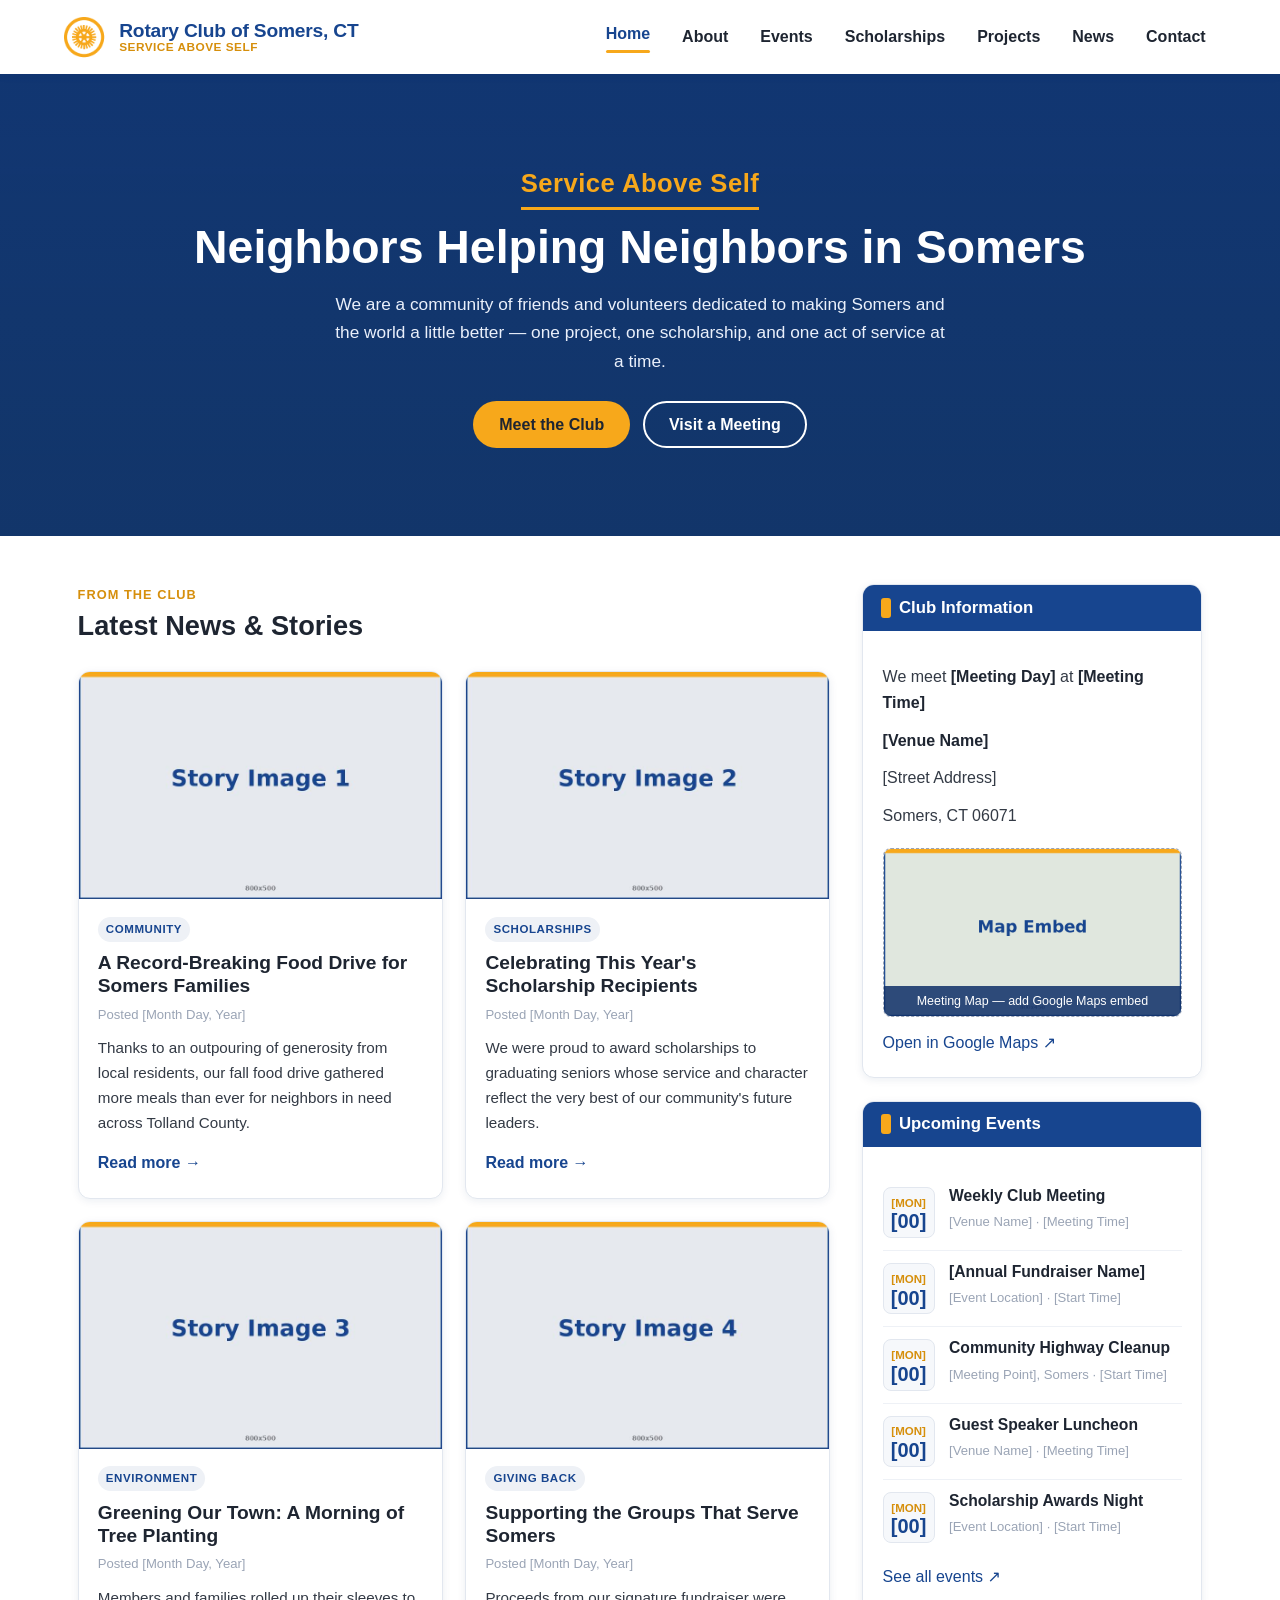
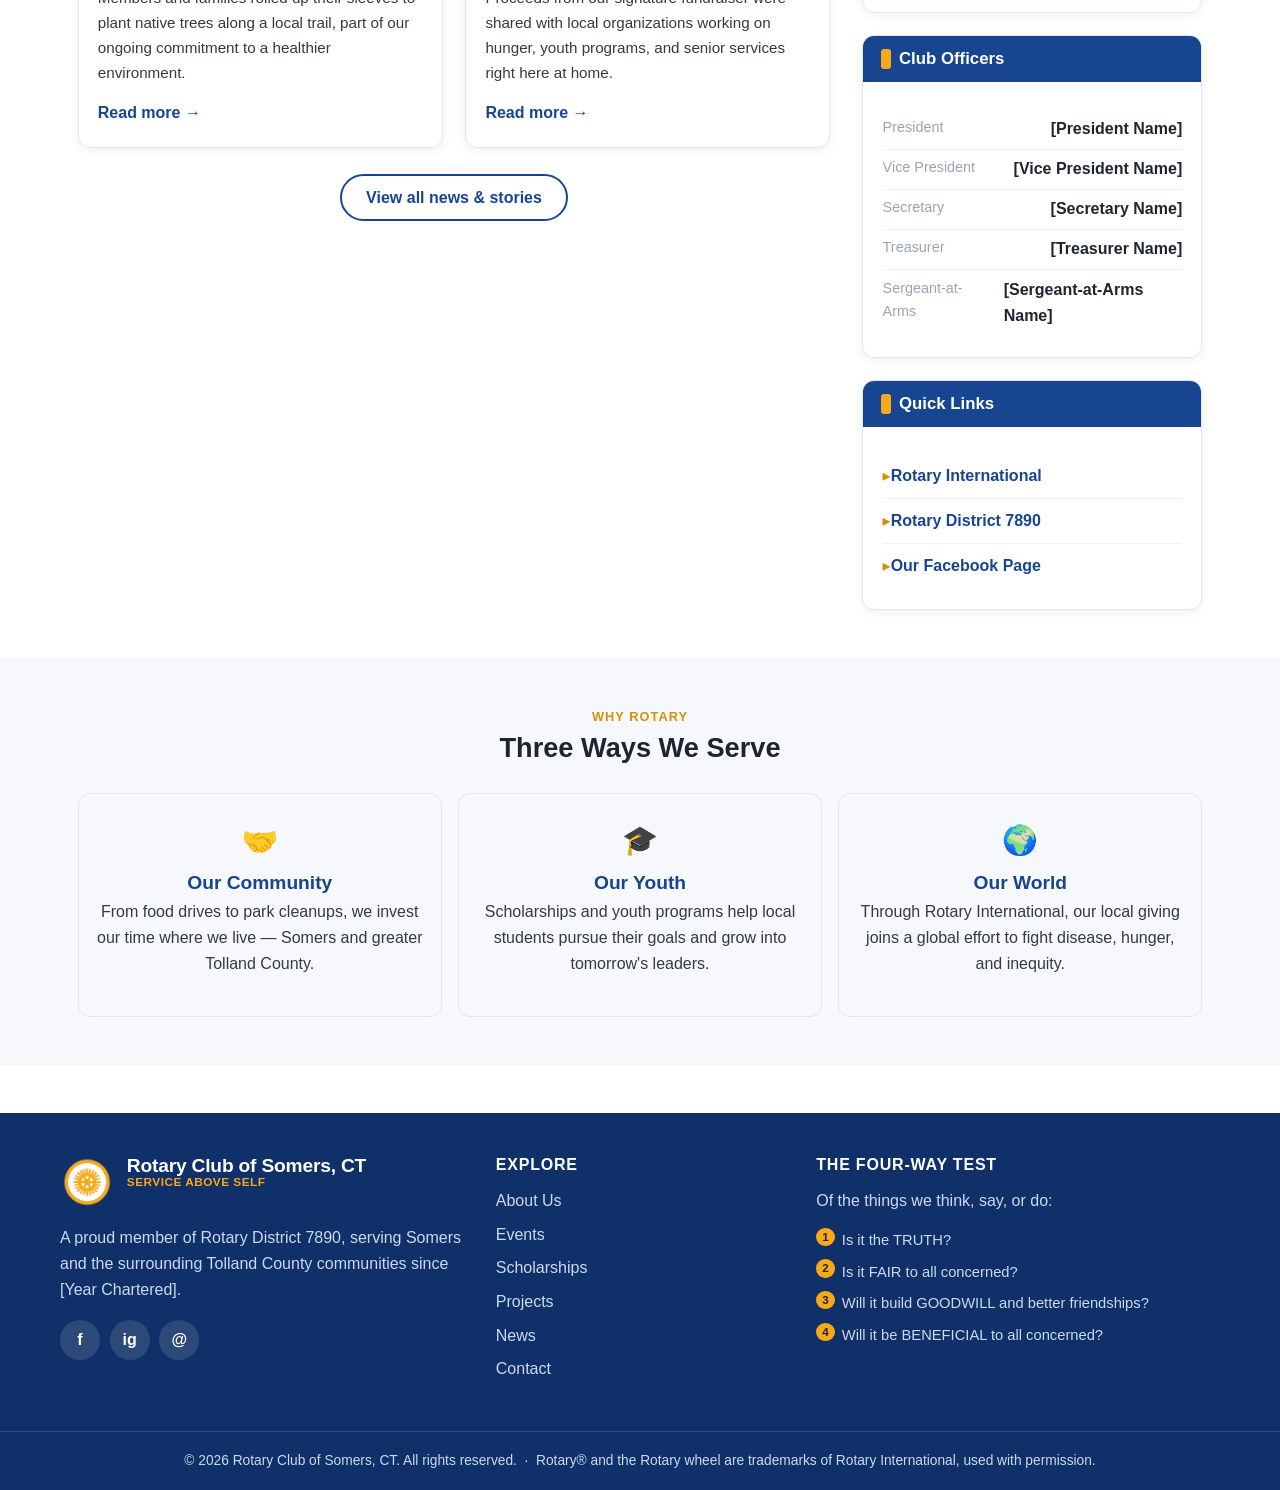
<file: somers-rotary-site/index.html>
<!DOCTYPE html>
<!--
  ============================================================================
  HOME PAGE — index.html
  PLACEHOLDERS ON THIS PAGE (search for square brackets to replace):
    [Meeting Day], [Meeting Time], [Venue Name], [Street Address]
    [President Name], [Vice President Name], [Secretary Name],
    [Treasurer Name], [Sergeant-at-Arms Name]
    [Facebook URL]  (also used in footer of every page)
    Google Maps embed  (see the "Meeting Map" comment in the sidebar)
    Story cards use sample copy — edit headlines, dates, excerpts, and links.
  ============================================================================
-->
<html lang="en">
<head>
  <meta charset="UTF-8" />
  <meta name="viewport" content="width=device-width, initial-scale=1.0" />
  <title>Rotary Club of Somers, CT — Service Above Self</title>
  <meta name="description" content="The Rotary Club of Somers, Connecticut brings neighbors together in service — supporting scholarships, community projects, and global humanitarian causes in Tolland County." />
  <link rel="stylesheet" href="css/styles.css" />
</head>
<body>
  <a class="skip-link" href="#main">Skip to main content</a>

  <!-- ===================== HEADER / NAV ===================== -->
  <header class="site-header">
    <div class="container nav">
      <a class="brand" href="index.html">
        <img src="images/logo-placeholder.png" alt="Rotary Club of Somers wheel logo" width="48" height="48" />
        <span class="brand-text">
          <span class="brand-name">Rotary Club of Somers, CT</span>
          <span class="brand-motto">Service Above Self</span>
        </span>
      </a>
      <button class="nav-toggle" aria-expanded="false" aria-controls="nav-menu" aria-label="Open navigation menu">
        <span></span><span></span><span></span>
      </button>
      <nav aria-label="Primary">
        <ul class="nav-menu" id="nav-menu">
          <li><a href="index.html" aria-current="page">Home</a></li>
          <li><a href="about.html">About</a></li>
          <li><a href="events.html">Events</a></li>
          <li><a href="scholarships.html">Scholarships</a></li>
          <li><a href="projects.html">Projects</a></li>
          <li><a href="news.html">News</a></li>
          <li><a href="contact.html">Contact</a></li>
        </ul>
      </nav>
    </div>
  </header>

  <main id="main">
    <!-- ===================== HERO ===================== -->
    <section class="hero hero--image">
      <div class="container">
        <span class="motto">Service Above Self</span>
        <h1>Neighbors Helping Neighbors in Somers</h1>
        <p>We are a community of friends and volunteers dedicated to making Somers and the world a little better — one project, one scholarship, and one act of service at a time.</p>
        <div class="hero-actions">
          <a class="btn btn--gold" href="about.html">Meet the Club</a>
          <a class="btn btn--outline" href="contact.html">Visit a Meeting</a>
        </div>
      </div>
    </section>

    <!-- ===================== HOME BODY (2-column) ===================== -->
    <div class="section">
      <div class="container layout-2col">

        <!-- MAIN COLUMN: Latest News / Stories -->
        <div>
          <div class="section-head">
            <span class="eyebrow">From the Club</span>
            <h2 class="mt-0">Latest News &amp; Stories</h2>
          </div>

          <div class="cards cards--2">
            <!-- Story card 1 -->
            <article class="card">
              <img src="images/story-1.jpg" alt="Volunteers assembling care packages at a community event" />
              <div class="card-body">
                <span class="tag">Community</span>
                <h3>A Record-Breaking Food Drive for Somers Families</h3>
                <p class="meta">Posted [Month Day, Year]</p>
                <p>Thanks to an outpouring of generosity from local residents, our fall food drive gathered more meals than ever for neighbors in need across Tolland County.</p>
                <a class="read-more" href="news.html">Read more</a>
              </div>
            </article>

            <!-- Story card 2 -->
            <article class="card">
              <img src="images/story-2.jpg" alt="Students receiving scholarship certificates on stage" />
              <div class="card-body">
                <span class="tag">Scholarships</span>
                <h3>Celebrating This Year's Scholarship Recipients</h3>
                <p class="meta">Posted [Month Day, Year]</p>
                <p>We were proud to award scholarships to graduating seniors whose service and character reflect the very best of our community's future leaders.</p>
                <a class="read-more" href="news.html">Read more</a>
              </div>
            </article>

            <!-- Story card 3 -->
            <article class="card">
              <img src="images/story-3.jpg" alt="Members planting trees in a local park" />
              <div class="card-body">
                <span class="tag">Environment</span>
                <h3>Greening Our Town: A Morning of Tree Planting</h3>
                <p class="meta">Posted [Month Day, Year]</p>
                <p>Members and families rolled up their sleeves to plant native trees along a local trail, part of our ongoing commitment to a healthier environment.</p>
                <a class="read-more" href="news.html">Read more</a>
              </div>
            </article>

            <!-- Story card 4 -->
            <article class="card">
              <img src="images/story-4.jpg" alt="Rotarians handing a donation check to a local nonprofit" />
              <div class="card-body">
                <span class="tag">Giving Back</span>
                <h3>Supporting the Groups That Serve Somers</h3>
                <p class="meta">Posted [Month Day, Year]</p>
                <p>Proceeds from our signature fundraiser were shared with local organizations working on hunger, youth programs, and senior services right here at home.</p>
                <a class="read-more" href="news.html">Read more</a>
              </div>
            </article>
          </div>

          <p class="text-center" style="margin-top:1.6rem;">
            <a class="btn btn--ghost" href="news.html">View all news &amp; stories</a>
          </p>
        </div>

        <!-- SIDEBAR -->
        <aside class="sidebar" aria-label="Club information and quick links">

          <!-- Club Information -->
          <section class="widget">
            <h2 class="widget-head">Club Information</h2>
            <div class="widget-body">
              <ul class="info-list">
                <li>We meet <strong>[Meeting Day]</strong> at <strong>[Meeting Time]</strong></li>
                <li><strong>[Venue Name]</strong></li>
                <li>[Street Address]</li>
                <li>Somers, CT 06071</li>
              </ul>
              <!-- Meeting Map: replace this placeholder with a Google Maps embed.
                   In Google Maps → Share → Embed a map → copy the <iframe> and
                   paste it in place of the <div class="map-embed"> below. -->
              <div class="map-embed" style="margin-top:.8rem;">
                <img src="images/map-placeholder.png" alt="Placeholder map showing the meeting location in Somers, CT" />
                <span class="map-note">Meeting Map — add Google Maps embed</span>
              </div>
              <p style="margin-top:.8rem;">
                <a href="https://www.google.com/maps/search/?api=1&amp;query=Somers+CT+06071" target="_blank" rel="noopener">Open in Google Maps ↗</a>
              </p>
            </div>
          </section>

          <!-- Upcoming Events -->
          <section class="widget">
            <h2 class="widget-head">Upcoming Events</h2>
            <div class="widget-body">
              <ul class="event-list">
                <li>
                  <span class="event-date"><span class="m">[Mon]</span><span class="d">[00]</span></span>
                  <span class="event-info">
                    <h4>Weekly Club Meeting</h4>
                    <span class="meta">[Venue Name] · [Meeting Time]</span>
                  </span>
                </li>
                <li>
                  <span class="event-date"><span class="m">[Mon]</span><span class="d">[00]</span></span>
                  <span class="event-info">
                    <h4>[Annual Fundraiser Name]</h4>
                    <span class="meta">[Event Location] · [Start Time]</span>
                  </span>
                </li>
                <li>
                  <span class="event-date"><span class="m">[Mon]</span><span class="d">[00]</span></span>
                  <span class="event-info">
                    <h4>Community Highway Cleanup</h4>
                    <span class="meta">[Meeting Point], Somers · [Start Time]</span>
                  </span>
                </li>
                <li>
                  <span class="event-date"><span class="m">[Mon]</span><span class="d">[00]</span></span>
                  <span class="event-info">
                    <h4>Guest Speaker Luncheon</h4>
                    <span class="meta">[Venue Name] · [Meeting Time]</span>
                  </span>
                </li>
                <li>
                  <span class="event-date"><span class="m">[Mon]</span><span class="d">[00]</span></span>
                  <span class="event-info">
                    <h4>Scholarship Awards Night</h4>
                    <span class="meta">[Event Location] · [Start Time]</span>
                  </span>
                </li>
              </ul>
              <p style="margin-top:.6rem;"><a href="events.html">See all events ↗</a></p>
            </div>
          </section>

          <!-- Club Officers -->
          <section class="widget">
            <h2 class="widget-head">Club Officers</h2>
            <div class="widget-body">
              <ul class="officer-list">
                <li><span class="role">President</span> <span class="name">[President Name]</span></li>
                <li><span class="role">Vice President</span> <span class="name">[Vice President Name]</span></li>
                <li><span class="role">Secretary</span> <span class="name">[Secretary Name]</span></li>
                <li><span class="role">Treasurer</span> <span class="name">[Treasurer Name]</span></li>
                <li><span class="role">Sergeant-at-Arms</span> <span class="name">[Sergeant-at-Arms Name]</span></li>
              </ul>
            </div>
          </section>

          <!-- Quick Links -->
          <section class="widget">
            <h2 class="widget-head">Quick Links</h2>
            <div class="widget-body">
              <ul class="link-list">
                <li><a href="https://www.rotary.org" target="_blank" rel="noopener">Rotary International</a></li>
                <li><a href="https://rotarydistrict7890.org" target="_blank" rel="noopener">Rotary District 7890</a></li>
                <li><a href="[Facebook URL]" target="_blank" rel="noopener">Our Facebook Page</a></li>
              </ul>
            </div>
          </section>

        </aside>
      </div>
    </div>

    <!-- ===================== VALUE STRIP ===================== -->
    <section class="section section--gray">
      <div class="container">
        <div class="section-head text-center">
          <span class="eyebrow">Why Rotary</span>
          <h2 class="mt-0">Three Ways We Serve</h2>
        </div>
        <div class="values">
          <div class="value-card">
            <div class="icon" aria-hidden="true">🤝</div>
            <h3>Our Community</h3>
            <p>From food drives to park cleanups, we invest our time where we live — Somers and greater Tolland County.</p>
          </div>
          <div class="value-card">
            <div class="icon" aria-hidden="true">🎓</div>
            <h3>Our Youth</h3>
            <p>Scholarships and youth programs help local students pursue their goals and grow into tomorrow's leaders.</p>
          </div>
          <div class="value-card">
            <div class="icon" aria-hidden="true">🌍</div>
            <h3>Our World</h3>
            <p>Through Rotary International, our local giving joins a global effort to fight disease, hunger, and inequity.</p>
          </div>
        </div>
      </div>
    </section>
  </main>

  <!-- ===================== FOOTER ===================== -->
  <footer class="site-footer">
    <div class="container footer-top">
      <div>
        <div class="footer-brand">
          <img src="images/logo-placeholder.png" alt="Rotary Club of Somers wheel logo" width="54" height="54" />
          <span class="brand-text">
            <span class="brand-name">Rotary Club of Somers, CT</span>
            <span class="brand-motto">Service Above Self</span>
          </span>
        </div>
        <p style="margin-top:1rem;">A proud member of Rotary District 7890, serving Somers and the surrounding Tolland County communities since [Year Chartered].</p>
        <div class="social">
          <a href="[Facebook URL]" target="_blank" rel="noopener" aria-label="Facebook">f</a>
          <a href="[Instagram URL]" target="_blank" rel="noopener" aria-label="Instagram">ig</a>
          <a href="mailto:[Club Email]" aria-label="Email">@</a>
        </div>
      </div>

      <div>
        <h4>Explore</h4>
        <ul class="footer-links">
          <li><a href="about.html">About Us</a></li>
          <li><a href="events.html">Events</a></li>
          <li><a href="scholarships.html">Scholarships</a></li>
          <li><a href="projects.html">Projects</a></li>
          <li><a href="news.html">News</a></li>
          <li><a href="contact.html">Contact</a></li>
        </ul>
      </div>

      <div>
        <h4>The Four-Way Test</h4>
        <p style="margin-bottom:.6rem;">Of the things we think, say, or do:</p>
        <ol class="fourway-mini">
          <li>Is it the TRUTH?</li>
          <li>Is it FAIR to all concerned?</li>
          <li>Will it build GOODWILL and better friendships?</li>
          <li>Will it be BENEFICIAL to all concerned?</li>
        </ol>
      </div>
    </div>
    <div class="footer-bottom">
      <div class="container">
        <p>&copy; <span id="year">2026</span> Rotary Club of Somers, CT. All rights reserved. &nbsp;·&nbsp; Rotary&reg; and the Rotary wheel are trademarks of Rotary International, used with permission.</p>
      </div>
    </div>
  </footer>

  <script src="js/main.js"></script>
</body>
</html>
</file>
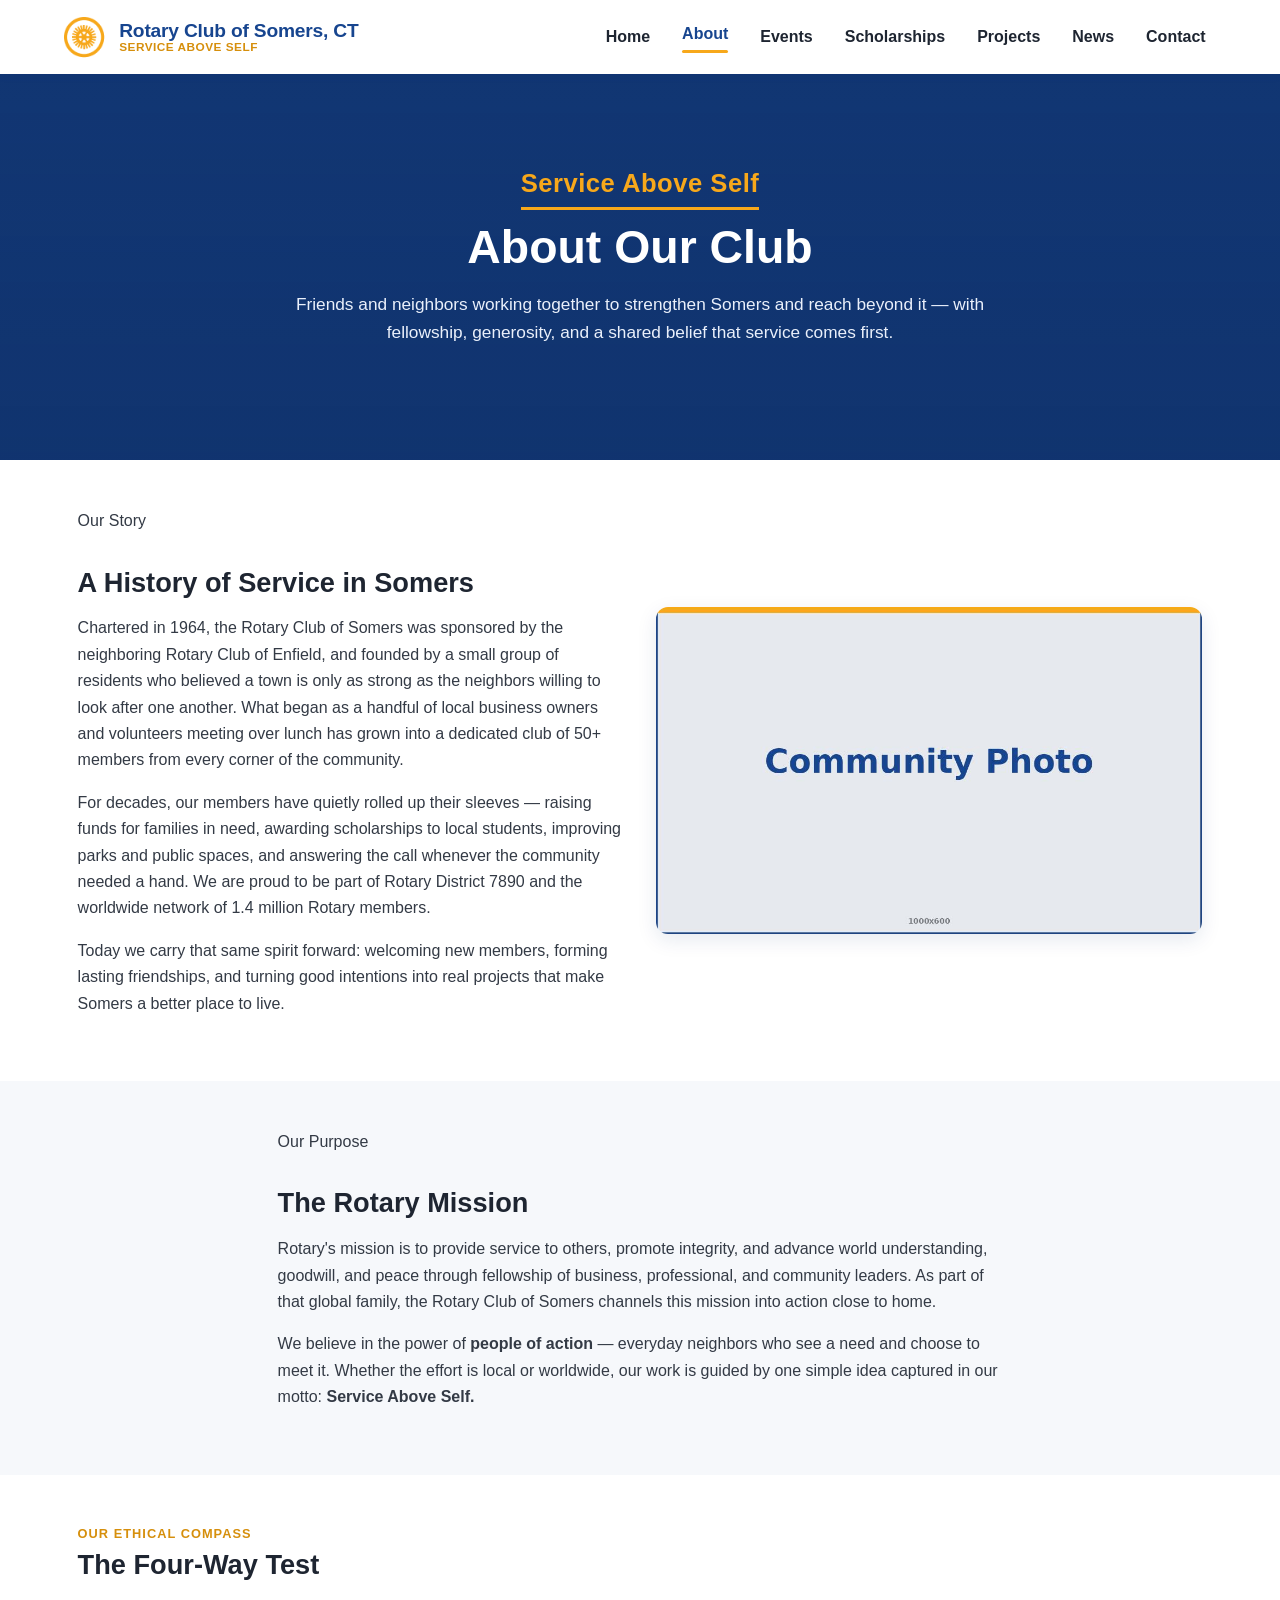
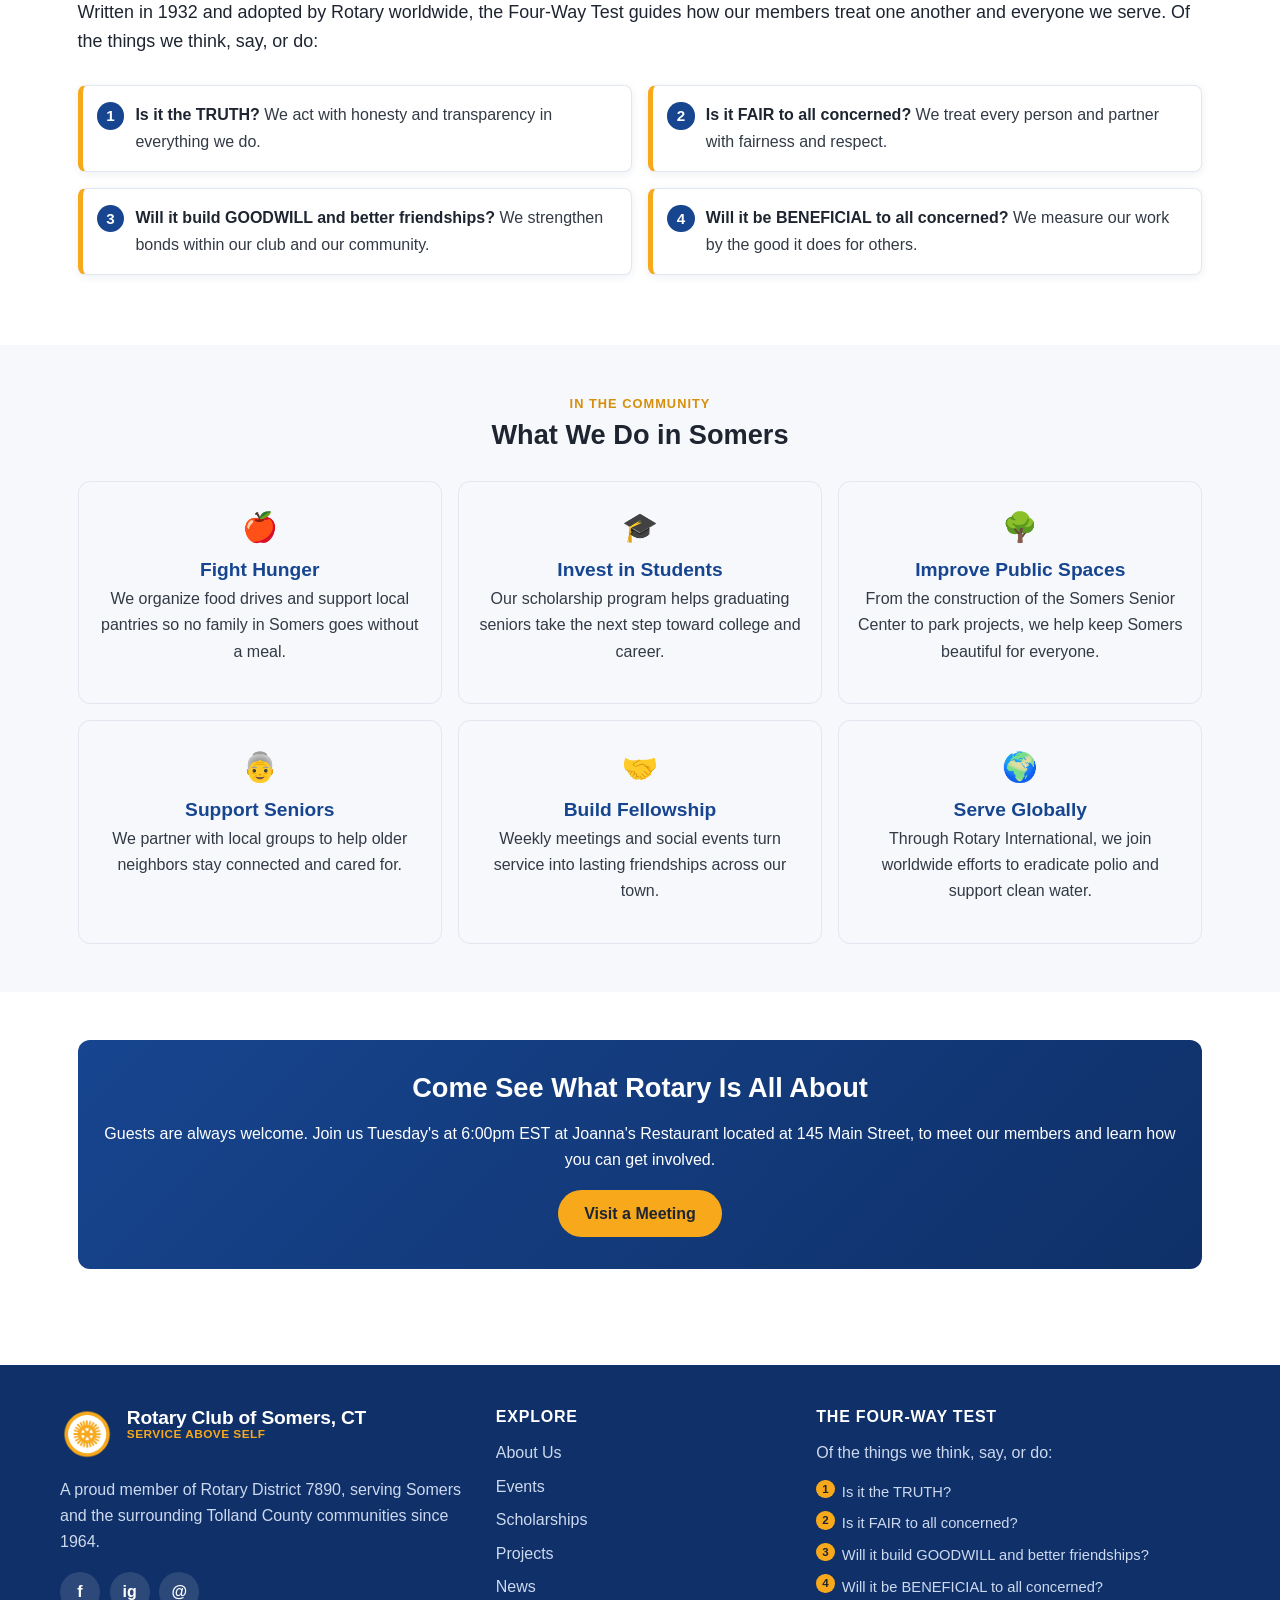
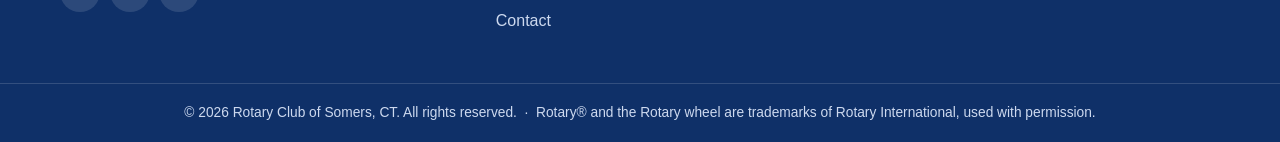
<file: somers-rotary-site/about.html>
<!DOCTYPE html>
<!--
  ============================================================================
  ABOUT PAGE — about.html
  PLACEHOLDERS ON THIS PAGE:
    [Year Chartered], [Number] (members), [Meeting Day], [Meeting Time],
    [Venue Name], [Facebook URL], [Instagram URL], [Club Email]
  ============================================================================
-->
<html lang="en">
<head>
  <meta charset="UTF-8" />
  <meta name="viewport" content="width=device-width, initial-scale=1.0" />
  <title>About Us — Rotary Club of Somers, CT</title>
  <meta name="description" content="Learn about the Rotary Club of Somers, Connecticut — our history, our mission, the Four-Way Test, and how we serve the Somers community in Tolland County." />
  <link rel="stylesheet" href="css/styles.css" />
</head>
<body>
  <a class="skip-link" href="#main">Skip to main content</a>

  <header class="site-header">
    <div class="container nav">
      <a class="brand" href="index.html">
        <img src="images/logo-placeholder.png" alt="Rotary Club of Somers wheel logo" width="48" height="48" />
        <span class="brand-text">
          <span class="brand-name">Rotary Club of Somers, CT</span>
          <span class="brand-motto">Service Above Self</span>
        </span>
      </a>
      <button class="nav-toggle" aria-expanded="false" aria-controls="nav-menu" aria-label="Open navigation menu">
        <span></span><span></span><span></span>
      </button>
      <nav aria-label="Primary">
        <ul class="nav-menu" id="nav-menu">
          <li><a href="index.html">Home</a></li>
          <li><a href="about.html" aria-current="page">About</a></li>
          <li><a href="events.html">Events</a></li>
          <li><a href="scholarships.html">Scholarships</a></li>
          <li><a href="projects.html">Projects</a></li>
          <li><a href="news.html">News</a></li>
          <li><a href="contact.html">Contact</a></li>
        </ul>
      </nav>
    </div>
  </header>

  <main id="main">
    <section class="hero page-hero">
      <div class="container">
        <span class="motto">Service Above Self</span>
        <h1>About Our Club</h1>
        <p>Friends and neighbors working together to strengthen Somers and reach beyond it — with fellowship, generosity, and a shared belief that service comes first.</p>
      </div>
    </section>

    <!-- History -->
    <section class="section">
      <div class="container split">
        <div class="prose">
          <span class="eyebrow">Our Story</span>
          <h2 class="mt-0">A History of Service in Somers</h2>
          <p>Chartered in 1964, the Rotary Club of Somers was sponsored by the neighboring Rotary Club of Enfield, and founded by a small group of residents who believed a town is only as strong as the neighbors willing to look after one another. What began as a handful of local business owners and volunteers meeting over lunch has grown into a dedicated club of 50+ members from every corner of the community.</p>
          <p>For decades, our members have quietly rolled up their sleeves — raising funds for families in need, awarding scholarships to local students, improving parks and public spaces, and answering the call whenever the community needed a hand. We are proud to be part of Rotary District 7890 and the worldwide network of 1.4 million Rotary members.</p>
          <p>Today we carry that same spirit forward: welcoming new members, forming lasting friendships, and turning good intentions into real projects that make Somers a better place to live.</p>
        </div>
        <div class="split-img">
          <img src="images/about-community.jpg" alt="Members of the Rotary Club of Somers volunteering together at a community event" />
        </div>
      </div>
    </section>

    <!-- Mission -->
    <section class="section section--gray">
      <div class="container prose">
        <span class="eyebrow">Our Purpose</span>
        <h2 class="mt-0">The Rotary Mission</h2>
        <p>Rotary's mission is to provide service to others, promote integrity, and advance world understanding, goodwill, and peace through fellowship of business, professional, and community leaders. As part of that global family, the Rotary Club of Somers channels this mission into action close to home.</p>
        <p>We believe in the power of <strong>people of action</strong> — everyday neighbors who see a need and choose to meet it. Whether the effort is local or worldwide, our work is guided by one simple idea captured in our motto: <strong>Service Above Self.</strong></p>
      </div>
    </section>

    <!-- Four-Way Test -->
    <section class="section">
      <div class="container">
        <div class="section-head">
          <span class="eyebrow">Our Ethical Compass</span>
          <h2 class="mt-0">The Four-Way Test</h2>
          <p class="lead">Written in 1932 and adopted by Rotary worldwide, the Four-Way Test guides how our members treat one another and everyone we serve. Of the things we think, say, or do:</p>
        </div>
        <ol class="fourway">
          <li><strong>Is it the TRUTH?</strong> We act with honesty and transparency in everything we do.</li>
          <li><strong>Is it FAIR to all concerned?</strong> We treat every person and partner with fairness and respect.</li>
          <li><strong>Will it build GOODWILL and better friendships?</strong> We strengthen bonds within our club and our community.</li>
          <li><strong>Will it be BENEFICIAL to all concerned?</strong> We measure our work by the good it does for others.</li>
        </ol>
      </div>
    </section>

    <!-- What we do -->
    <section class="section section--gray">
      <div class="container">
        <div class="section-head text-center">
          <span class="eyebrow">In the Community</span>
          <h2 class="mt-0">What We Do in Somers</h2>
        </div>
        <div class="values">
          <div class="value-card">
            <div class="icon" aria-hidden="true">🍎</div>
            <h3>Fight Hunger</h3>
            <p>We organize food drives and support local pantries so no family in Somers goes without a meal.</p>
          </div>
          <div class="value-card">
            <div class="icon" aria-hidden="true">🎓</div>
            <h3>Invest in Students</h3>
            <p>Our scholarship program helps graduating seniors take the next step toward college and career.</p>
          </div>
          <div class="value-card">
            <div class="icon" aria-hidden="true">🌳</div>
            <h3>Improve Public Spaces</h3>
            <p>From the construction of the Somers Senior Center to park projects, we help keep Somers beautiful for everyone.</p>
          </div>
          <div class="value-card">
            <div class="icon" aria-hidden="true">👵</div>
            <h3>Support Seniors</h3>
            <p>We partner with local groups to help older neighbors stay connected and cared for.</p>
          </div>
          <div class="value-card">
            <div class="icon" aria-hidden="true">🤝</div>
            <h3>Build Fellowship</h3>
            <p>Weekly meetings and social events turn service into lasting friendships across our town.</p>
          </div>
          <div class="value-card">
            <div class="icon" aria-hidden="true">🌍</div>
            <h3>Serve Globally</h3>
            <p>Through Rotary International, we join worldwide efforts to eradicate polio and support clean water.</p>
          </div>
        </div>
      </div>
    </section>

    <!-- Join CTA -->
    <section class="section">
      <div class="container">
        <div class="callout">
          <h2 class="mt-0">Come See What Rotary Is All About</h2>
          <p>Guests are always welcome. Join us Tuesday's at 6:00pm EST at Joanna's Restaurant located at 145 Main Street, to meet our members and learn how you can get involved.</p>
          <a class="btn btn--gold" href="contact.html">Visit a Meeting</a>
        </div>
      </div>
    </section>
  </main>

  <footer class="site-footer">
    <div class="container footer-top">
      <div>
        <div class="footer-brand">
          <img src="images/logo-placeholder.png" alt="Rotary Club of Somers wheel logo" width="54" height="54" />
          <span class="brand-text">
            <span class="brand-name">Rotary Club of Somers, CT</span>
            <span class="brand-motto">Service Above Self</span>
          </span>
        </div>
        <p style="margin-top:1rem;">A proud member of Rotary District 7890, serving Somers and the surrounding Tolland County communities since 1964.</p>
        <div class="social">
          <a href="[Facebook URL]" target="_blank" rel="noopener" aria-label="Facebook">f</a>
          <a href="[Instagram URL]" target="_blank" rel="noopener" aria-label="Instagram">ig</a>
          <a href="mailto:[Club Email]" aria-label="Email">@</a>
        </div>
      </div>
      <div>
        <h4>Explore</h4>
        <ul class="footer-links">
          <li><a href="about.html">About Us</a></li>
          <li><a href="events.html">Events</a></li>
          <li><a href="scholarships.html">Scholarships</a></li>
          <li><a href="projects.html">Projects</a></li>
          <li><a href="news.html">News</a></li>
          <li><a href="contact.html">Contact</a></li>
        </ul>
      </div>
      <div>
        <h4>The Four-Way Test</h4>
        <p style="margin-bottom:.6rem;">Of the things we think, say, or do:</p>
        <ol class="fourway-mini">
          <li>Is it the TRUTH?</li>
          <li>Is it FAIR to all concerned?</li>
          <li>Will it build GOODWILL and better friendships?</li>
          <li>Will it be BENEFICIAL to all concerned?</li>
        </ol>
      </div>
    </div>
    <div class="footer-bottom">
      <div class="container">
        <p>&copy; <span id="year">2026</span> Rotary Club of Somers, CT. All rights reserved. &nbsp;·&nbsp; Rotary&reg; and the Rotary wheel are trademarks of Rotary International, used with permission.</p>
      </div>
    </div>
  </footer>

  <script src="js/main.js"></script>
</body>
</html>
</file>
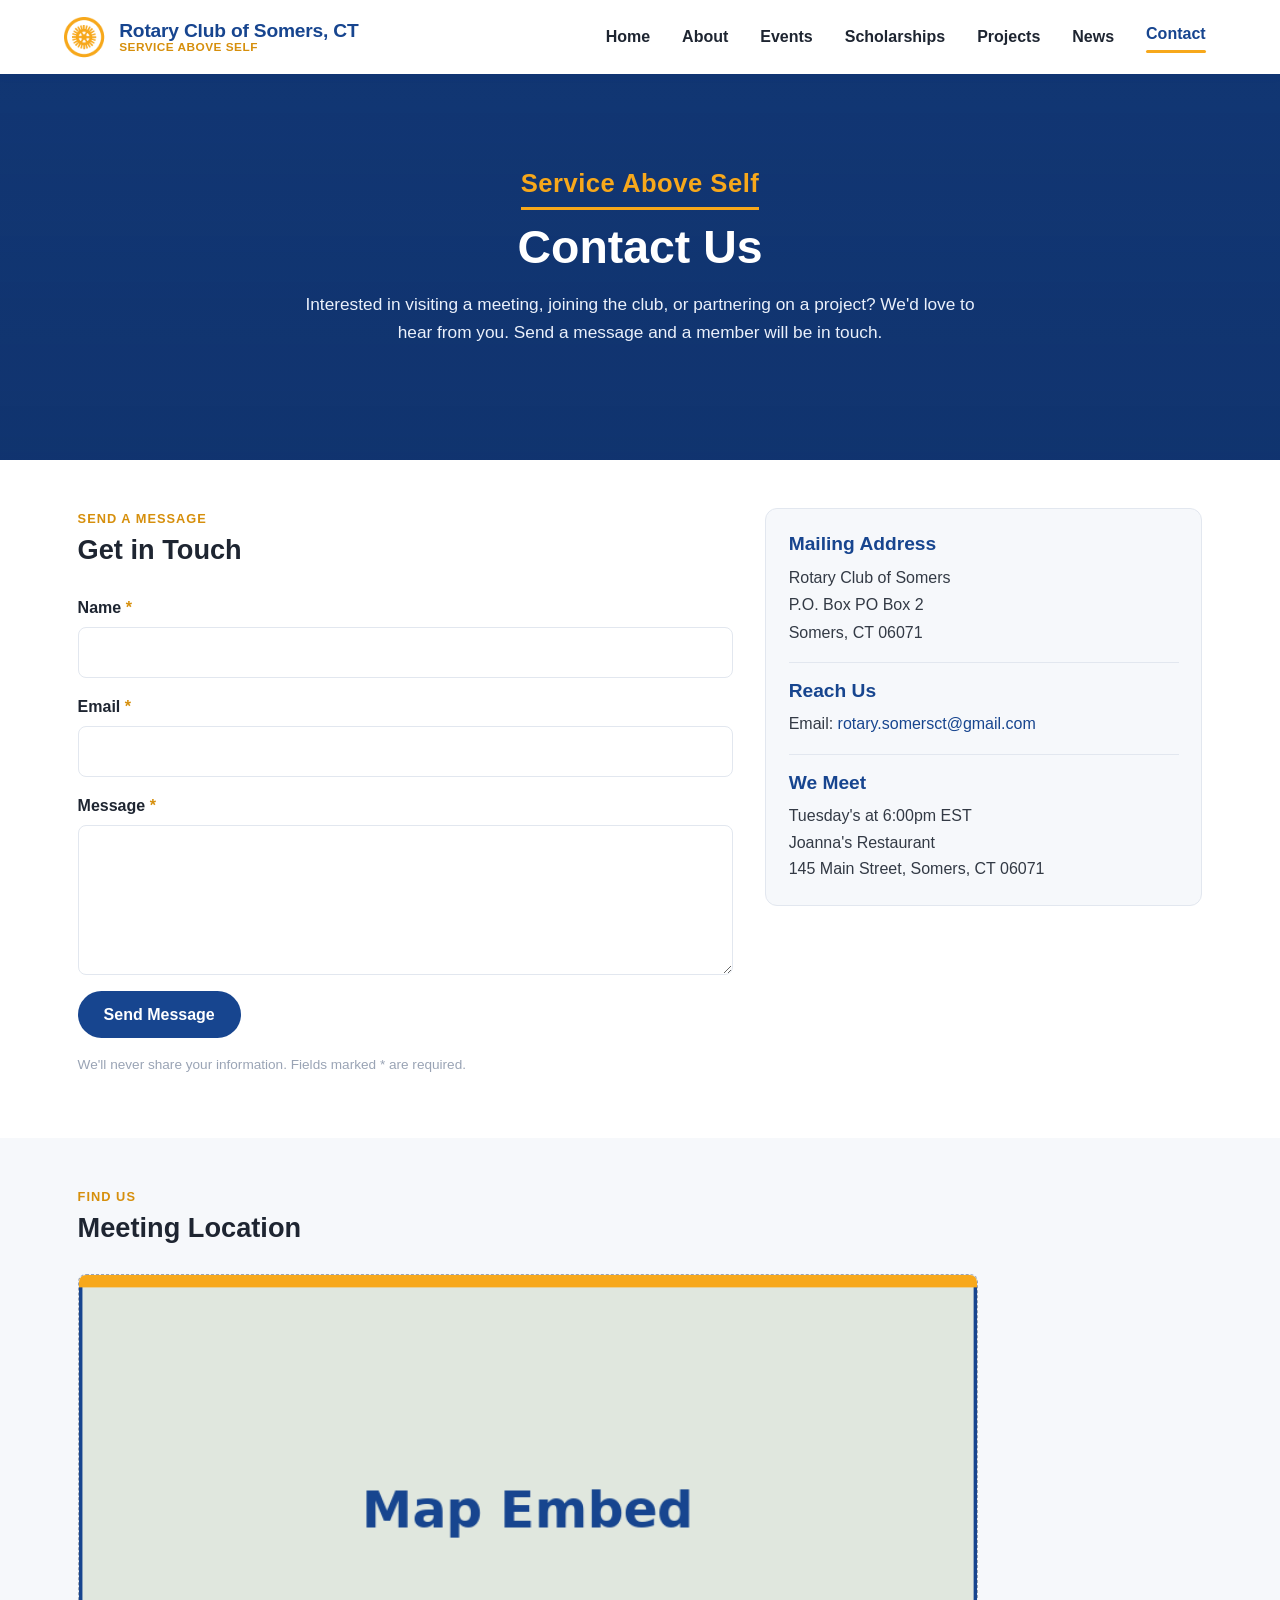
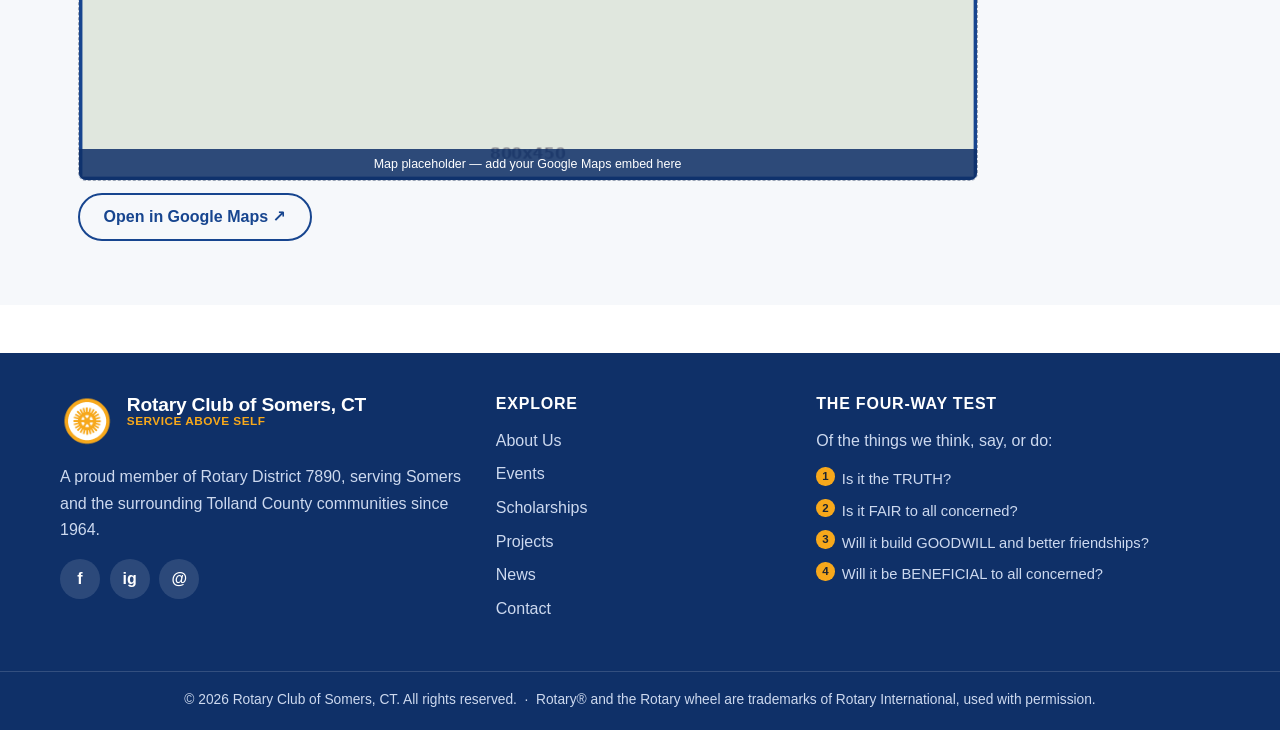
<file: somers-rotary-site/contact.html>
<!DOCTYPE html>
<!--
  ============================================================================
  CONTACT PAGE — contact.html
  PLACEHOLDERS ON THIS PAGE:
    [PO Box Number], [Club Email], [Club Phone], [Meeting Day], [Meeting Time],
    [Venue Name], [Street Address], [Facebook URL], [Instagram URL],
    [Year Chartered]
    Contact form is FRONT-END ONLY. To receive messages, wire it to Formspree,
    Netlify Forms, or email — see the comments in js/main.js and below.
    Map: replace the map-embed div with a Google Maps embed iframe.
  ============================================================================
-->
<html lang="en">
<head>
  <meta charset="UTF-8" />
  <meta name="viewport" content="width=device-width, initial-scale=1.0" />
  <title>Contact Us — Rotary Club of Somers, CT</title>
  <meta name="description" content="Get in touch with the Rotary Club of Somers, Connecticut. Send us a message, find our meeting location, or reach out about membership and sponsorship." />
  <link rel="stylesheet" href="css/styles.css" />
</head>
<body>
  <a class="skip-link" href="#main">Skip to main content</a>

  <header class="site-header">
    <div class="container nav">
      <a class="brand" href="index.html">
        <img src="images/logo-placeholder.png" alt="Rotary Club of Somers wheel logo" width="48" height="48" />
        <span class="brand-text">
          <span class="brand-name">Rotary Club of Somers, CT</span>
          <span class="brand-motto">Service Above Self</span>
        </span>
      </a>
      <button class="nav-toggle" aria-expanded="false" aria-controls="nav-menu" aria-label="Open navigation menu">
        <span></span><span></span><span></span>
      </button>
      <nav aria-label="Primary">
        <ul class="nav-menu" id="nav-menu">
          <li><a href="index.html">Home</a></li>
          <li><a href="about.html">About</a></li>
          <li><a href="events.html">Events</a></li>
          <li><a href="scholarships.html">Scholarships</a></li>
          <li><a href="projects.html">Projects</a></li>
          <li><a href="news.html">News</a></li>
          <li><a href="contact.html" aria-current="page">Contact</a></li>
        </ul>
      </nav>
    </div>
  </header>

  <main id="main">
    <section class="hero page-hero">
      <div class="container">
        <span class="motto">Service Above Self</span>
        <h1>Contact Us</h1>
        <p>Interested in visiting a meeting, joining the club, or partnering on a project? We'd love to hear from you. Send a message and a member will be in touch.</p>
      </div>
    </section>

    <section class="section">
      <div class="container form-grid">
        <!-- FORM -->
        <div>
          <div class="section-head">
            <span class="eyebrow">Send a Message</span>
            <h2 class="mt-0">Get in Touch</h2>
          </div>

          <!--
            FRONT-END ONLY FORM.
            To make it actually deliver messages, choose ONE:
              A) Formspree: set  action="https://formspree.io/f/YOUR_FORM_ID"
                 and method="POST", then enable the fetch() block in js/main.js.
              B) Netlify Forms: add  data-netlify="true"  to the <form> and keep
                 the name attribute; Netlify captures submissions automatically.
              C) mailto: set  action="mailto:[Club Email]"  (least reliable).
          -->
          <form id="contact-form" class="form" action="#" method="POST" novalidate>
            <div class="field">
              <label for="name">Name <span class="req" aria-hidden="true">*</span></label>
              <input type="text" id="name" name="name" autocomplete="name" required aria-required="true" />
            </div>
            <div class="field">
              <label for="email">Email <span class="req" aria-hidden="true">*</span></label>
              <input type="email" id="email" name="email" autocomplete="email" required aria-required="true" />
            </div>
            <div class="field">
              <label for="message">Message <span class="req" aria-hidden="true">*</span></label>
              <textarea id="message" name="message" required aria-required="true"></textarea>
            </div>
            <div id="form-status" class="form-status" role="status" aria-live="polite"></div>
            <div>
              <button type="submit" class="btn btn--azure">Send Message</button>
            </div>
            <p class="form-note">We'll never share your information. Fields marked * are required.</p>
          </form>
        </div>

        <!-- CONTACT DETAILS -->
        <div>
          <div class="contact-card mb-2">
            <h3 class="mt-0">Mailing Address</h3>
            <address>
              Rotary Club of Somers<br />
              P.O. Box PO Box 2<br />
              Somers, CT 06071
            </address>
            <hr style="border:0;border-top:1px solid var(--gray-200);margin:1rem 0;" />
            <h3>Reach Us</h3>
            <p style="margin:0;">
              Email: <a href="mailto:[Club Email]">rotary.somersct@gmail.com</a><br />
            </p>
            <hr style="border:0;border-top:1px solid var(--gray-200);margin:1rem 0;" />
            <h3>We Meet</h3>
            <p style="margin:0;">
              Tuesday's at 6:00pm EST<br />
              Joanna's Restaurant<br />
              145 Main Street, Somers, CT 06071
            </p>
          </div>
        </div>
      </div>
    </section>

    <!-- MAP -->
    <section class="section section--gray">
      <div class="container">
        <div class="section-head">
          <span class="eyebrow">Find Us</span>
          <h2 class="mt-0">Meeting Location</h2>
        </div>
        <!-- MAP EMBED: Replace this box with a Google Maps embed iframe.
             Google Maps → search your venue → Share → Embed a map → copy the
             <iframe> and paste it here (set width to 100%, height ~420px). -->
        <div class="map-embed" style="max-width:900px;">
          <img src="images/map-placeholder.png" alt="Placeholder map of the meeting location in Somers, CT 06071" />
          <span class="map-note">Map placeholder — add your Google Maps embed here</span>
        </div>
        <p style="margin-top:.8rem;">
          <a class="btn btn--ghost" href="https://www.google.com/maps/search/?api=1&amp;query=Somers+CT+06071" target="_blank" rel="noopener">Open in Google Maps ↗</a>
        </p>
      </div>
    </section>
  </main>

  <footer class="site-footer">
    <div class="container footer-top">
      <div>
        <div class="footer-brand">
          <img src="images/logo-placeholder.png" alt="Rotary Club of Somers wheel logo" width="54" height="54" />
          <span class="brand-text">
            <span class="brand-name">Rotary Club of Somers, CT</span>
            <span class="brand-motto">Service Above Self</span>
          </span>
        </div>
        <p style="margin-top:1rem;">A proud member of Rotary District 7890, serving Somers and the surrounding Tolland County communities since 1964.</p>
        <div class="social">
          <a href="[Facebook URL]" target="_blank" rel="noopener" aria-label="Facebook">f</a>
          <a href="[Instagram URL]" target="_blank" rel="noopener" aria-label="Instagram">ig</a>
          <a href="mailto:[Club Email]" aria-label="Email">@</a>
        </div>
      </div>
      <div>
        <h4>Explore</h4>
        <ul class="footer-links">
          <li><a href="about.html">About Us</a></li>
          <li><a href="events.html">Events</a></li>
          <li><a href="scholarships.html">Scholarships</a></li>
          <li><a href="projects.html">Projects</a></li>
          <li><a href="news.html">News</a></li>
          <li><a href="contact.html">Contact</a></li>
        </ul>
      </div>
      <div>
        <h4>The Four-Way Test</h4>
        <p style="margin-bottom:.6rem;">Of the things we think, say, or do:</p>
        <ol class="fourway-mini">
          <li>Is it the TRUTH?</li>
          <li>Is it FAIR to all concerned?</li>
          <li>Will it build GOODWILL and better friendships?</li>
          <li>Will it be BENEFICIAL to all concerned?</li>
        </ol>
      </div>
    </div>
    <div class="footer-bottom">
      <div class="container">
        <p>&copy; <span id="year">2026</span> Rotary Club of Somers, CT. All rights reserved. &nbsp;·&nbsp; Rotary&reg; and the Rotary wheel are trademarks of Rotary International, used with permission.</p>
      </div>
    </div>
  </footer>

  <script src="js/main.js"></script>
</body>
</html>
</file>
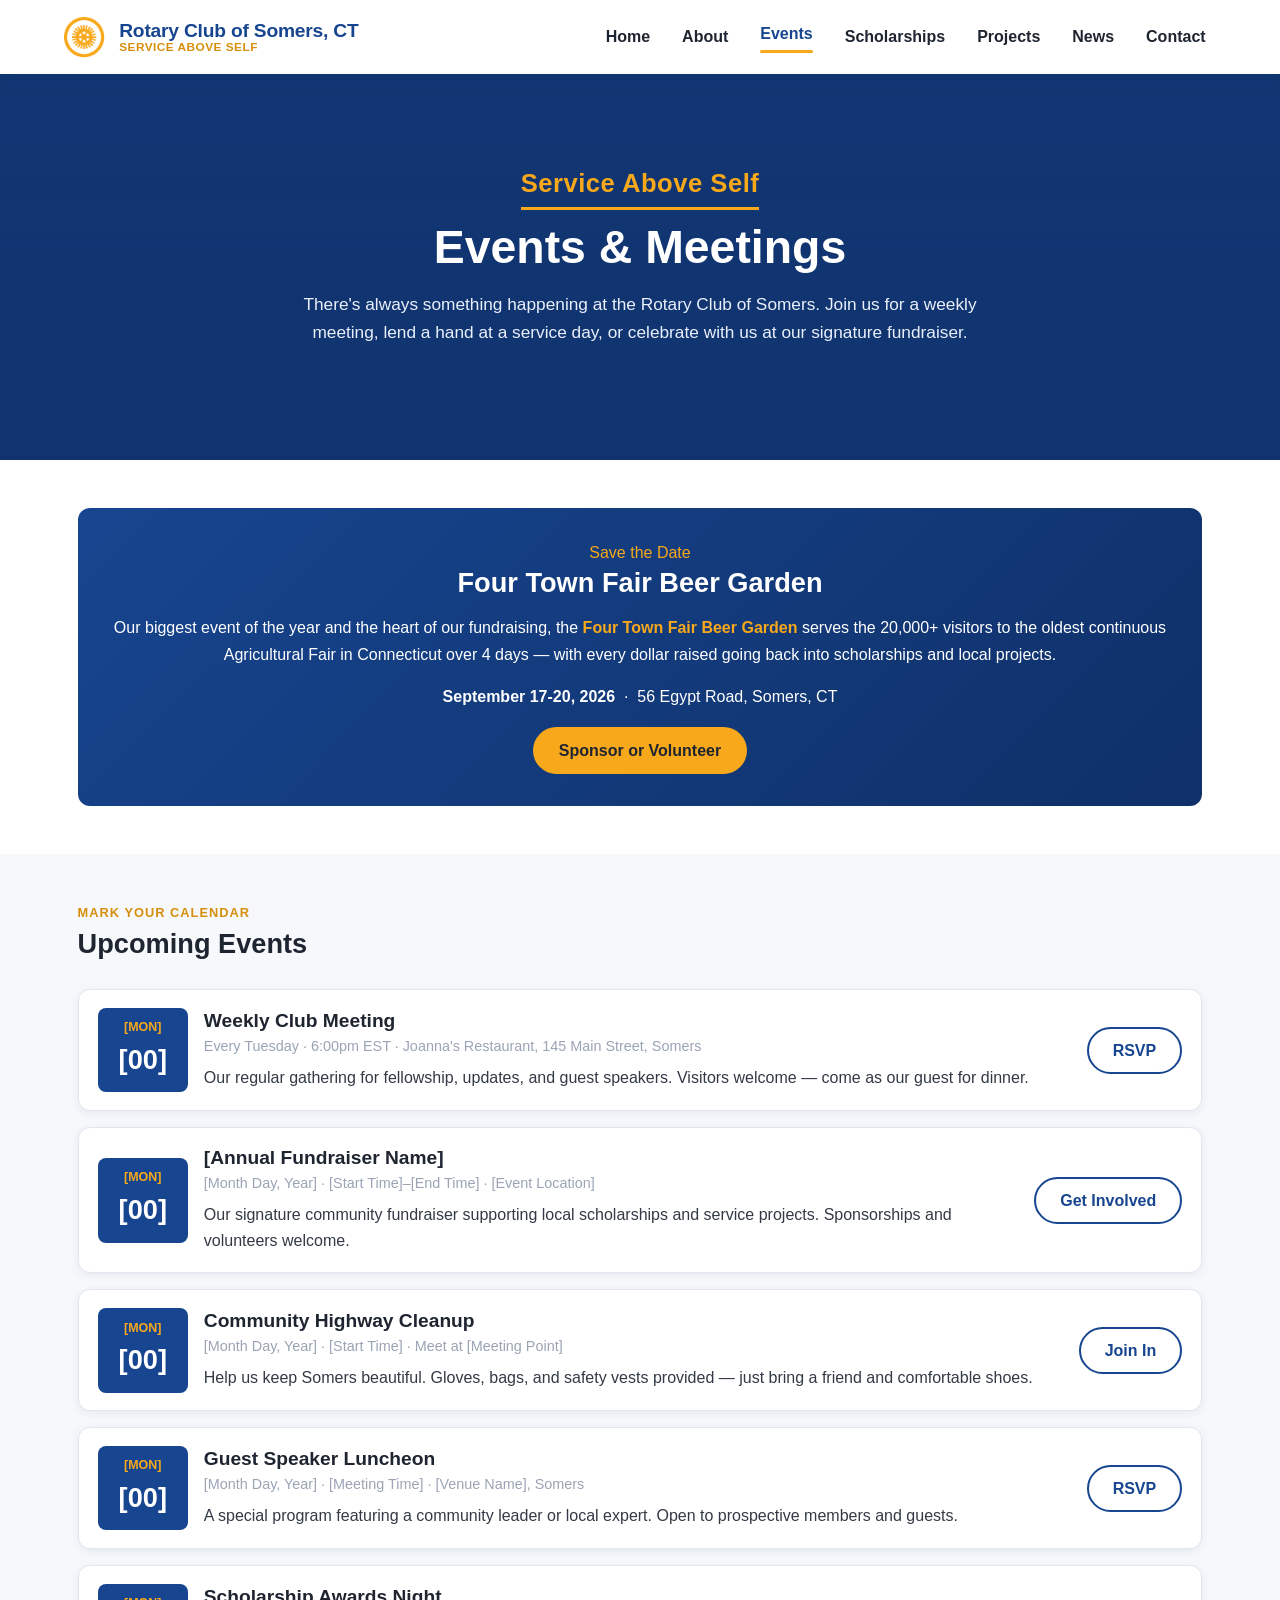
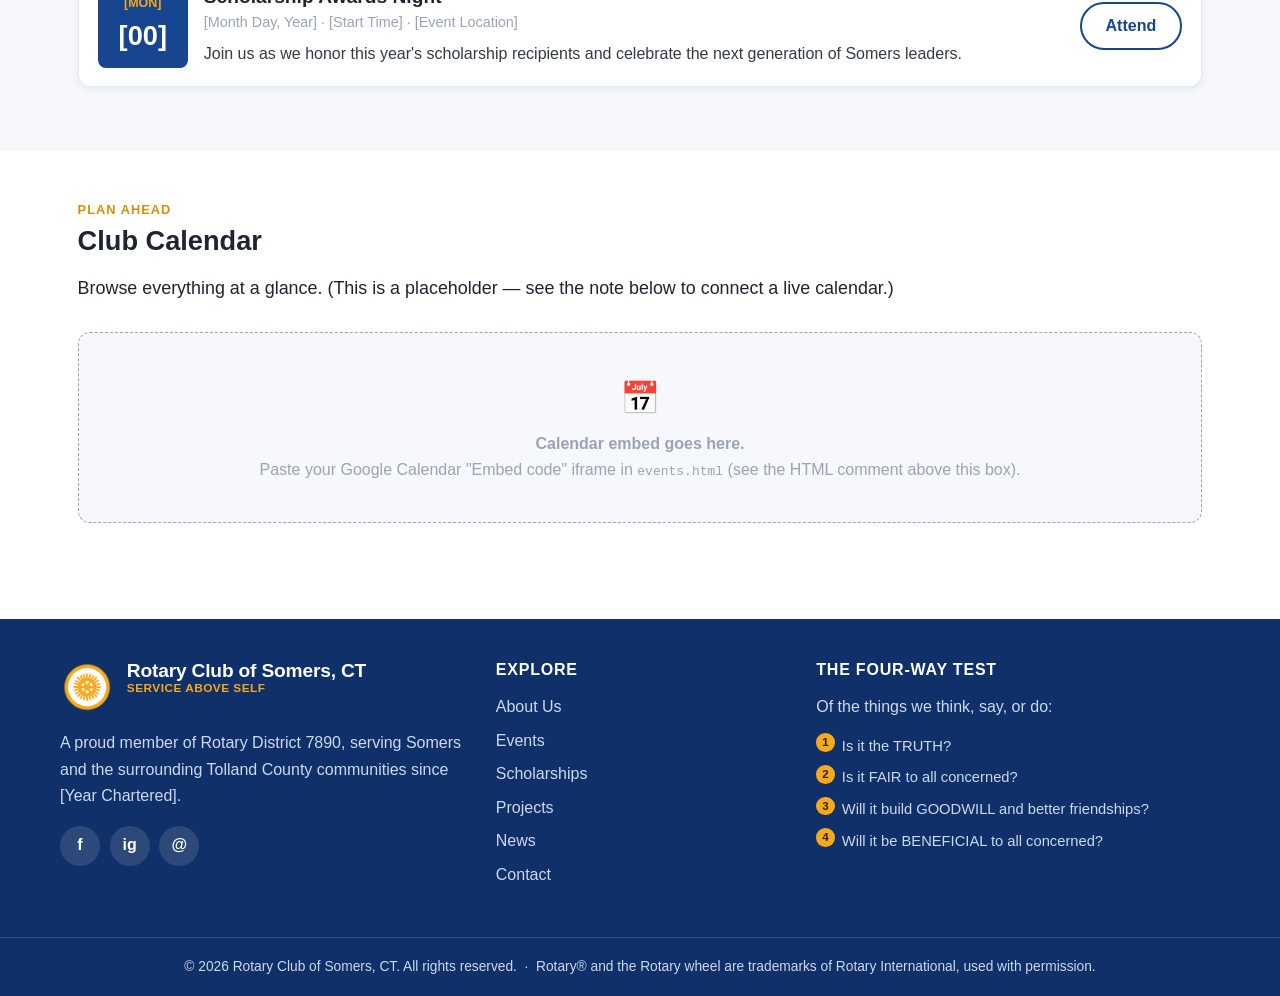
<file: somers-rotary-site/events.html>
<!DOCTYPE html>
<!--
  ============================================================================
  EVENTS PAGE — events.html
  PLACEHOLDERS ON THIS PAGE:
    [Annual Fundraiser Name], [Month Day, Year], [Start Time]-[End Time],
    [Event Location], [Venue Name], [Meeting Day], [Meeting Time],
    [Meeting Point], [Facebook URL], [Instagram URL], [Club Email],
    [Year Chartered]
    Calendar: replace the calendar-frame with a Google Calendar embed.
  ============================================================================
-->
<html lang="en">
<head>
  <meta charset="UTF-8" />
  <meta name="viewport" content="width=device-width, initial-scale=1.0" />
  <title>Events — Rotary Club of Somers, CT</title>
  <meta name="description" content="Upcoming meetings, service days, and fundraisers hosted by the Rotary Club of Somers, Connecticut, including our annual signature fundraiser." />
  <link rel="stylesheet" href="css/styles.css" />
</head>
<body>
  <a class="skip-link" href="#main">Skip to main content</a>

  <header class="site-header">
    <div class="container nav">
      <a class="brand" href="index.html">
        <img src="images/logo-placeholder.png" alt="Rotary Club of Somers wheel logo" width="48" height="48" />
        <span class="brand-text">
          <span class="brand-name">Rotary Club of Somers, CT</span>
          <span class="brand-motto">Service Above Self</span>
        </span>
      </a>
      <button class="nav-toggle" aria-expanded="false" aria-controls="nav-menu" aria-label="Open navigation menu">
        <span></span><span></span><span></span>
      </button>
      <nav aria-label="Primary">
        <ul class="nav-menu" id="nav-menu">
          <li><a href="index.html">Home</a></li>
          <li><a href="about.html">About</a></li>
          <li><a href="events.html" aria-current="page">Events</a></li>
          <li><a href="scholarships.html">Scholarships</a></li>
          <li><a href="projects.html">Projects</a></li>
          <li><a href="news.html">News</a></li>
          <li><a href="contact.html">Contact</a></li>
        </ul>
      </nav>
    </div>
  </header>

  <main id="main">
    <section class="hero page-hero">
      <div class="container">
        <span class="motto">Service Above Self</span>
        <h1>Events &amp; Meetings</h1>
        <p>There's always something happening at the Rotary Club of Somers. Join us for a weekly meeting, lend a hand at a service day, or celebrate with us at our signature fundraiser.</p>
      </div>
    </section>

    <!-- Signature fundraiser highlight -->
    <section class="section">
      <div class="container">
        <div class="callout">
          <span class="eyebrow" style="color:var(--gold)">Save the Date</span>
          <h2 class="mt-0">Four Town Fair Beer Garden</h2>
          <p>Our biggest event of the year and the heart of our fundraising, the <span class="motto-gold">Four Town Fair Beer Garden</span> serves the 20,000+ visitors to the oldest continuous Agricultural Fair in Connecticut over 4 days — with every dollar raised going back into scholarships and local projects.</p>
          <p><strong>September 17-20, 2026</strong> &nbsp;·&nbsp; 56 Egypt Road, Somers, CT</p>
          <a class="btn btn--gold" href="contact.html">Sponsor or Volunteer</a>
        </div>
      </div>
    </section>

    <!-- Upcoming events list -->
    <section class="section section--gray">
      <div class="container">
        <div class="section-head">
          <span class="eyebrow">Mark Your Calendar</span>
          <h2 class="mt-0">Upcoming Events</h2>
        </div>

        <div class="event-row">
          <div class="big-date"><span class="m">[Mon]</span><span class="d">[00]</span></div>
          <div>
            <h3>Weekly Club Meeting</h3>
            <p class="meta">Every Tuesday · 6:00pm EST · Joanna's Restaurant, 145 Main Street, Somers</p>
            <p style="margin:.4rem 0 0;">Our regular gathering for fellowship, updates, and guest speakers. Visitors welcome — come as our guest for dinner.</p>
          </div>
          <a class="btn btn--ghost" href="contact.html">RSVP</a>
        </div>

        <div class="event-row">
          <div class="big-date"><span class="m">[Mon]</span><span class="d">[00]</span></div>
          <div>
            <h3>[Annual Fundraiser Name]</h3>
            <p class="meta">[Month Day, Year] · [Start Time]–[End Time] · [Event Location]</p>
            <p style="margin:.4rem 0 0;">Our signature community fundraiser supporting local scholarships and service projects. Sponsorships and volunteers welcome.</p>
          </div>
          <a class="btn btn--ghost" href="contact.html">Get Involved</a>
        </div>

        <div class="event-row">
          <div class="big-date"><span class="m">[Mon]</span><span class="d">[00]</span></div>
          <div>
            <h3>Community Highway Cleanup</h3>
            <p class="meta">[Month Day, Year] · [Start Time] · Meet at [Meeting Point]</p>
            <p style="margin:.4rem 0 0;">Help us keep Somers beautiful. Gloves, bags, and safety vests provided — just bring a friend and comfortable shoes.</p>
          </div>
          <a class="btn btn--ghost" href="contact.html">Join In</a>
        </div>

        <div class="event-row">
          <div class="big-date"><span class="m">[Mon]</span><span class="d">[00]</span></div>
          <div>
            <h3>Guest Speaker Luncheon</h3>
            <p class="meta">[Month Day, Year] · [Meeting Time] · [Venue Name], Somers</p>
            <p style="margin:.4rem 0 0;">A special program featuring a community leader or local expert. Open to prospective members and guests.</p>
          </div>
          <a class="btn btn--ghost" href="contact.html">RSVP</a>
        </div>

        <div class="event-row">
          <div class="big-date"><span class="m">[Mon]</span><span class="d">[00]</span></div>
          <div>
            <h3>Scholarship Awards Night</h3>
            <p class="meta">[Month Day, Year] · [Start Time] · [Event Location]</p>
            <p style="margin:.4rem 0 0;">Join us as we honor this year's scholarship recipients and celebrate the next generation of Somers leaders.</p>
          </div>
          <a class="btn btn--ghost" href="contact.html">Attend</a>
        </div>
      </div>
    </section>

    <!-- Calendar section -->
    <section class="section">
      <div class="container">
        <div class="section-head">
          <span class="eyebrow">Plan Ahead</span>
          <h2 class="mt-0">Club Calendar</h2>
          <p class="lead">Browse everything at a glance. (This is a placeholder — see the note below to connect a live calendar.)</p>
        </div>
        <!-- CALENDAR EMBED: Replace this box with a Google Calendar embed.
             In Google Calendar → Settings → your calendar → "Integrate calendar"
             → copy the <iframe> "Embed code" and paste it here in place of the
             div below. Set the iframe width to 100% and a height of ~600px. -->
        <div class="calendar-frame">
          <p style="font-size:2rem; margin:0;">📅</p>
          <p style="margin:.4rem 0 0;"><strong>Calendar embed goes here.</strong><br />
          Paste your Google Calendar "Embed code" iframe in <code>events.html</code> (see the HTML comment above this box).</p>
        </div>
      </div>
    </section>
  </main>

  <footer class="site-footer">
    <div class="container footer-top">
      <div>
        <div class="footer-brand">
          <img src="images/logo-placeholder.png" alt="Rotary Club of Somers wheel logo" width="54" height="54" />
          <span class="brand-text">
            <span class="brand-name">Rotary Club of Somers, CT</span>
            <span class="brand-motto">Service Above Self</span>
          </span>
        </div>
        <p style="margin-top:1rem;">A proud member of Rotary District 7890, serving Somers and the surrounding Tolland County communities since [Year Chartered].</p>
        <div class="social">
          <a href="[Facebook URL]" target="_blank" rel="noopener" aria-label="Facebook">f</a>
          <a href="[Instagram URL]" target="_blank" rel="noopener" aria-label="Instagram">ig</a>
          <a href="mailto:[Club Email]" aria-label="Email">@</a>
        </div>
      </div>
      <div>
        <h4>Explore</h4>
        <ul class="footer-links">
          <li><a href="about.html">About Us</a></li>
          <li><a href="events.html">Events</a></li>
          <li><a href="scholarships.html">Scholarships</a></li>
          <li><a href="projects.html">Projects</a></li>
          <li><a href="news.html">News</a></li>
          <li><a href="contact.html">Contact</a></li>
        </ul>
      </div>
      <div>
        <h4>The Four-Way Test</h4>
        <p style="margin-bottom:.6rem;">Of the things we think, say, or do:</p>
        <ol class="fourway-mini">
          <li>Is it the TRUTH?</li>
          <li>Is it FAIR to all concerned?</li>
          <li>Will it build GOODWILL and better friendships?</li>
          <li>Will it be BENEFICIAL to all concerned?</li>
        </ol>
      </div>
    </div>
    <div class="footer-bottom">
      <div class="container">
        <p>&copy; <span id="year">2026</span> Rotary Club of Somers, CT. All rights reserved. &nbsp;·&nbsp; Rotary&reg; and the Rotary wheel are trademarks of Rotary International, used with permission.</p>
      </div>
    </div>
  </footer>

  <script src="js/main.js"></script>
</body>
</html>
</file>
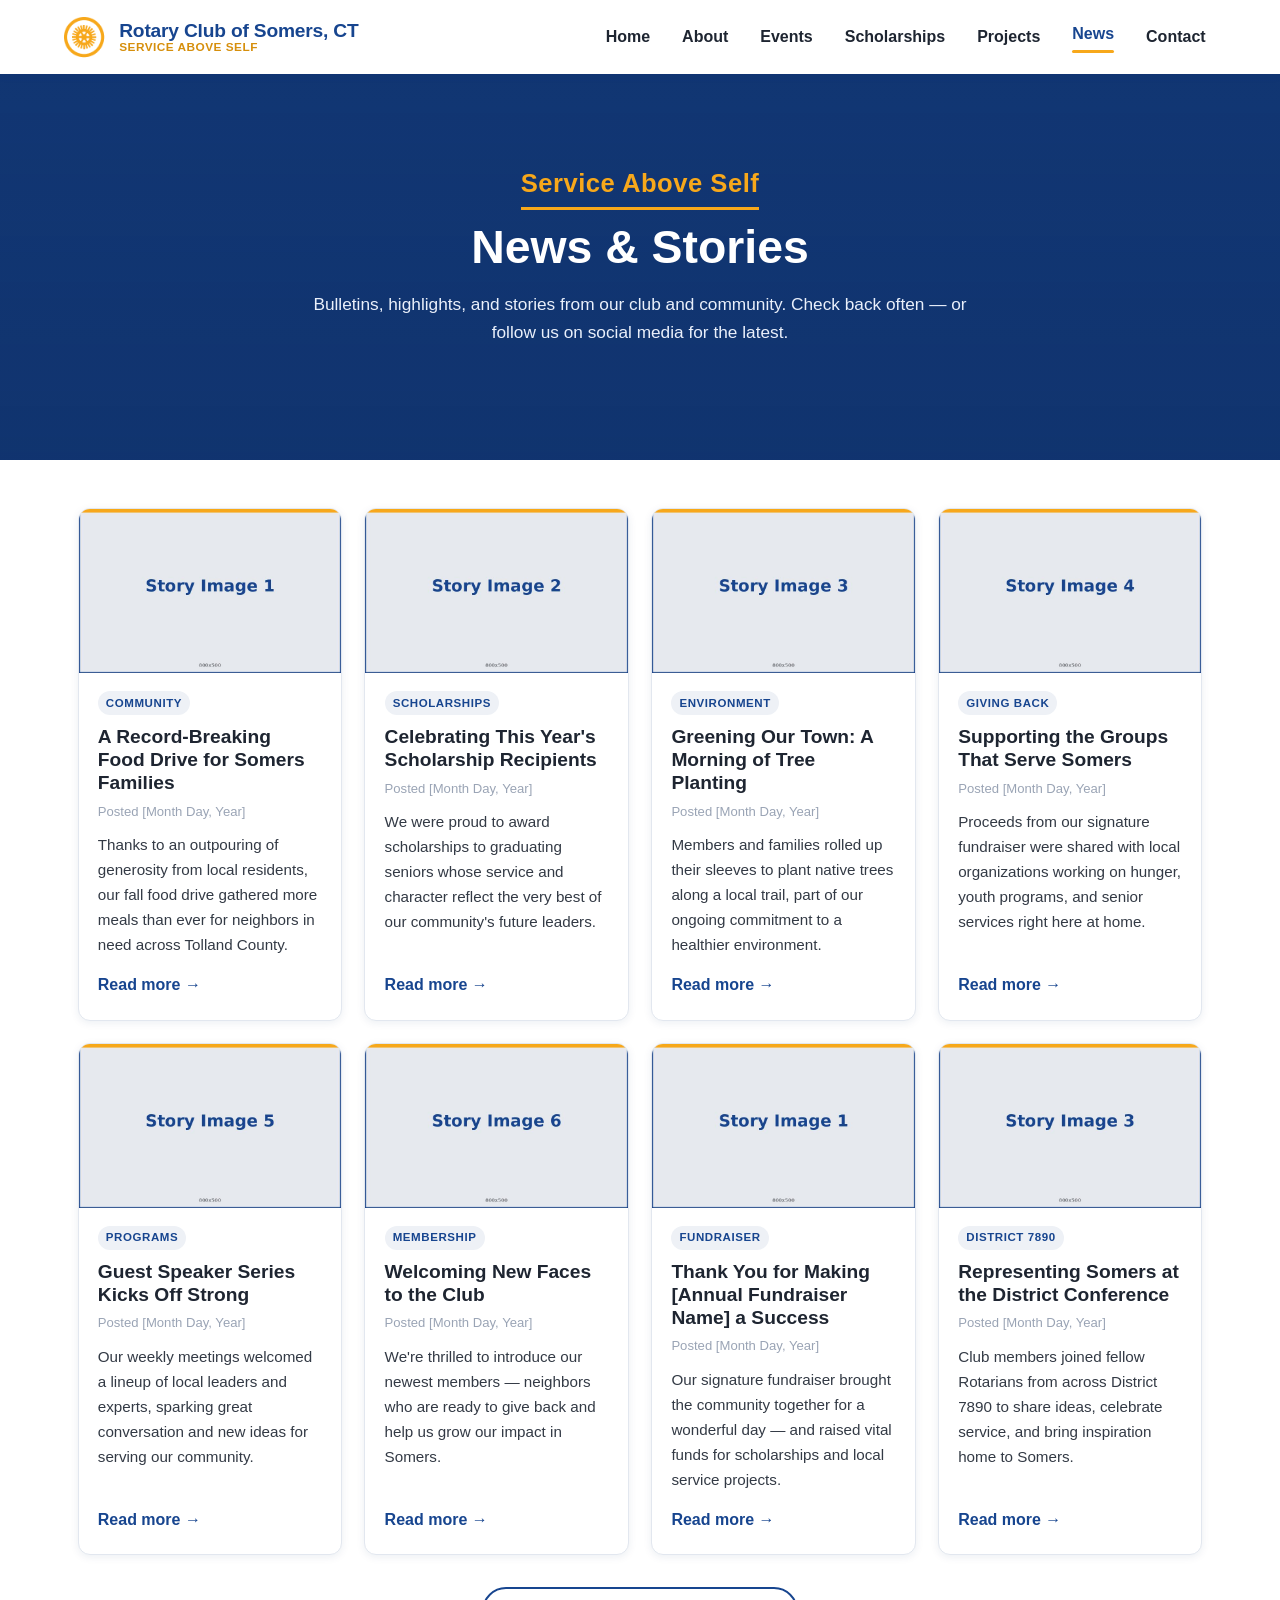
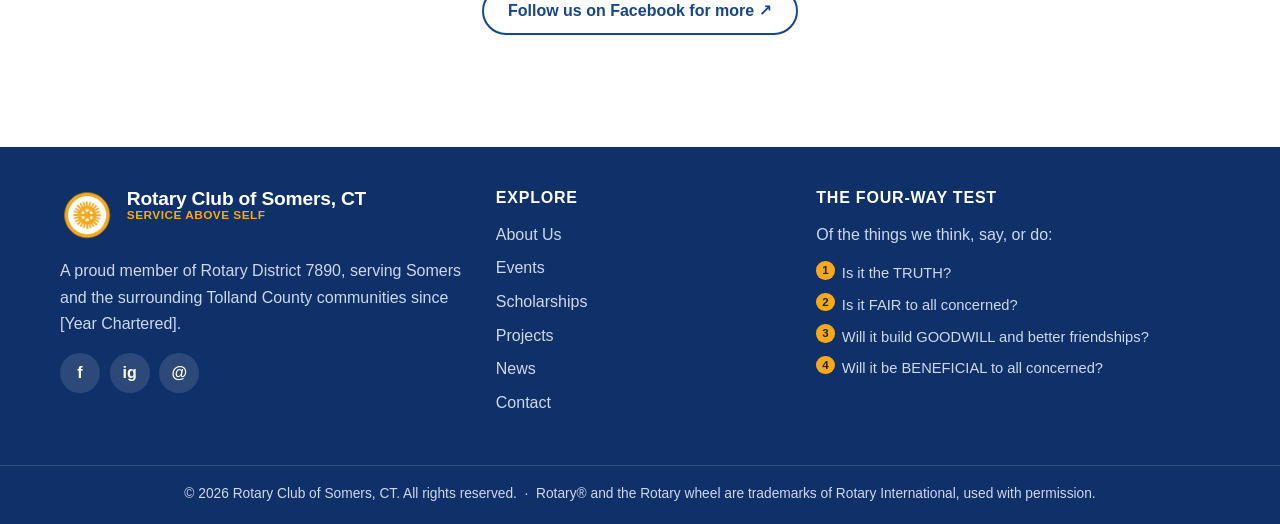
<file: somers-rotary-site/news.html>
<!DOCTYPE html>
<!--
  ============================================================================
  NEWS PAGE — news.html
  PLACEHOLDERS ON THIS PAGE:
    [Month Day, Year] (on every post), [Year Chartered],
    [Facebook URL], [Instagram URL], [Club Email]
    Story cards reuse the same component as the Home page — edit/add/remove
    posts as needed. Point "Read more" links to full articles when available.
  ============================================================================
-->
<html lang="en">
<head>
  <meta charset="UTF-8" />
  <meta name="viewport" content="width=device-width, initial-scale=1.0" />
  <title>News &amp; Stories — Rotary Club of Somers, CT</title>
  <meta name="description" content="Read the latest news, bulletins, and service stories from the Rotary Club of Somers, Connecticut." />
  <link rel="stylesheet" href="css/styles.css" />
</head>
<body>
  <a class="skip-link" href="#main">Skip to main content</a>

  <header class="site-header">
    <div class="container nav">
      <a class="brand" href="index.html">
        <img src="images/logo-placeholder.png" alt="Rotary Club of Somers wheel logo" width="48" height="48" />
        <span class="brand-text">
          <span class="brand-name">Rotary Club of Somers, CT</span>
          <span class="brand-motto">Service Above Self</span>
        </span>
      </a>
      <button class="nav-toggle" aria-expanded="false" aria-controls="nav-menu" aria-label="Open navigation menu">
        <span></span><span></span><span></span>
      </button>
      <nav aria-label="Primary">
        <ul class="nav-menu" id="nav-menu">
          <li><a href="index.html">Home</a></li>
          <li><a href="about.html">About</a></li>
          <li><a href="events.html">Events</a></li>
          <li><a href="scholarships.html">Scholarships</a></li>
          <li><a href="projects.html">Projects</a></li>
          <li><a href="news.html" aria-current="page">News</a></li>
          <li><a href="contact.html">Contact</a></li>
        </ul>
      </nav>
    </div>
  </header>

  <main id="main">
    <section class="hero page-hero">
      <div class="container">
        <span class="motto">Service Above Self</span>
        <h1>News &amp; Stories</h1>
        <p>Bulletins, highlights, and stories from our club and community. Check back often — or follow us on social media for the latest.</p>
      </div>
    </section>

    <section class="section">
      <div class="container">
        <div class="cards cards--auto">
          <article class="card">
            <img src="images/story-1.jpg" alt="Volunteers assembling care packages at a community event" />
            <div class="card-body">
              <span class="tag">Community</span>
              <h3>A Record-Breaking Food Drive for Somers Families</h3>
              <p class="meta">Posted [Month Day, Year]</p>
              <p>Thanks to an outpouring of generosity from local residents, our fall food drive gathered more meals than ever for neighbors in need across Tolland County.</p>
              <a class="read-more" href="#">Read more</a>
            </div>
          </article>

          <article class="card">
            <img src="images/story-2.jpg" alt="Students receiving scholarship certificates on stage" />
            <div class="card-body">
              <span class="tag">Scholarships</span>
              <h3>Celebrating This Year's Scholarship Recipients</h3>
              <p class="meta">Posted [Month Day, Year]</p>
              <p>We were proud to award scholarships to graduating seniors whose service and character reflect the very best of our community's future leaders.</p>
              <a class="read-more" href="#">Read more</a>
            </div>
          </article>

          <article class="card">
            <img src="images/story-3.jpg" alt="Members planting trees in a local park" />
            <div class="card-body">
              <span class="tag">Environment</span>
              <h3>Greening Our Town: A Morning of Tree Planting</h3>
              <p class="meta">Posted [Month Day, Year]</p>
              <p>Members and families rolled up their sleeves to plant native trees along a local trail, part of our ongoing commitment to a healthier environment.</p>
              <a class="read-more" href="#">Read more</a>
            </div>
          </article>

          <article class="card">
            <img src="images/story-4.jpg" alt="Rotarians handing a donation check to a local nonprofit" />
            <div class="card-body">
              <span class="tag">Giving Back</span>
              <h3>Supporting the Groups That Serve Somers</h3>
              <p class="meta">Posted [Month Day, Year]</p>
              <p>Proceeds from our signature fundraiser were shared with local organizations working on hunger, youth programs, and senior services right here at home.</p>
              <a class="read-more" href="#">Read more</a>
            </div>
          </article>

          <article class="card">
            <img src="images/story-5.jpg" alt="Guest speaker addressing club members at a luncheon" />
            <div class="card-body">
              <span class="tag">Programs</span>
              <h3>Guest Speaker Series Kicks Off Strong</h3>
              <p class="meta">Posted [Month Day, Year]</p>
              <p>Our weekly meetings welcomed a lineup of local leaders and experts, sparking great conversation and new ideas for serving our community.</p>
              <a class="read-more" href="#">Read more</a>
            </div>
          </article>

          <article class="card">
            <img src="images/story-6.jpg" alt="New members being welcomed into the club" />
            <div class="card-body">
              <span class="tag">Membership</span>
              <h3>Welcoming New Faces to the Club</h3>
              <p class="meta">Posted [Month Day, Year]</p>
              <p>We're thrilled to introduce our newest members — neighbors who are ready to give back and help us grow our impact in Somers.</p>
              <a class="read-more" href="#">Read more</a>
            </div>
          </article>

          <article class="card">
            <img src="images/story-1.jpg" alt="Volunteers at the annual fundraiser event" />
            <div class="card-body">
              <span class="tag">Fundraiser</span>
              <h3>Thank You for Making [Annual Fundraiser Name] a Success</h3>
              <p class="meta">Posted [Month Day, Year]</p>
              <p>Our signature fundraiser brought the community together for a wonderful day — and raised vital funds for scholarships and local service projects.</p>
              <a class="read-more" href="#">Read more</a>
            </div>
          </article>

          <article class="card">
            <img src="images/story-3.jpg" alt="Members at a district Rotary conference" />
            <div class="card-body">
              <span class="tag">District 7890</span>
              <h3>Representing Somers at the District Conference</h3>
              <p class="meta">Posted [Month Day, Year]</p>
              <p>Club members joined fellow Rotarians from across District 7890 to share ideas, celebrate service, and bring inspiration home to Somers.</p>
              <a class="read-more" href="#">Read more</a>
            </div>
          </article>
        </div>

        <p class="text-center" style="margin-top:2rem;">
          <a class="btn btn--ghost" href="[Facebook URL]" target="_blank" rel="noopener">Follow us on Facebook for more ↗</a>
        </p>
      </div>
    </section>
  </main>

  <footer class="site-footer">
    <div class="container footer-top">
      <div>
        <div class="footer-brand">
          <img src="images/logo-placeholder.png" alt="Rotary Club of Somers wheel logo" width="54" height="54" />
          <span class="brand-text">
            <span class="brand-name">Rotary Club of Somers, CT</span>
            <span class="brand-motto">Service Above Self</span>
          </span>
        </div>
        <p style="margin-top:1rem;">A proud member of Rotary District 7890, serving Somers and the surrounding Tolland County communities since [Year Chartered].</p>
        <div class="social">
          <a href="[Facebook URL]" target="_blank" rel="noopener" aria-label="Facebook">f</a>
          <a href="[Instagram URL]" target="_blank" rel="noopener" aria-label="Instagram">ig</a>
          <a href="mailto:[Club Email]" aria-label="Email">@</a>
        </div>
      </div>
      <div>
        <h4>Explore</h4>
        <ul class="footer-links">
          <li><a href="about.html">About Us</a></li>
          <li><a href="events.html">Events</a></li>
          <li><a href="scholarships.html">Scholarships</a></li>
          <li><a href="projects.html">Projects</a></li>
          <li><a href="news.html">News</a></li>
          <li><a href="contact.html">Contact</a></li>
        </ul>
      </div>
      <div>
        <h4>The Four-Way Test</h4>
        <p style="margin-bottom:.6rem;">Of the things we think, say, or do:</p>
        <ol class="fourway-mini">
          <li>Is it the TRUTH?</li>
          <li>Is it FAIR to all concerned?</li>
          <li>Will it build GOODWILL and better friendships?</li>
          <li>Will it be BENEFICIAL to all concerned?</li>
        </ol>
      </div>
    </div>
    <div class="footer-bottom">
      <div class="container">
        <p>&copy; <span id="year">2026</span> Rotary Club of Somers, CT. All rights reserved. &nbsp;·&nbsp; Rotary&reg; and the Rotary wheel are trademarks of Rotary International, used with permission.</p>
      </div>
    </div>
  </footer>

  <script src="js/main.js"></script>
</body>
</html>
</file>
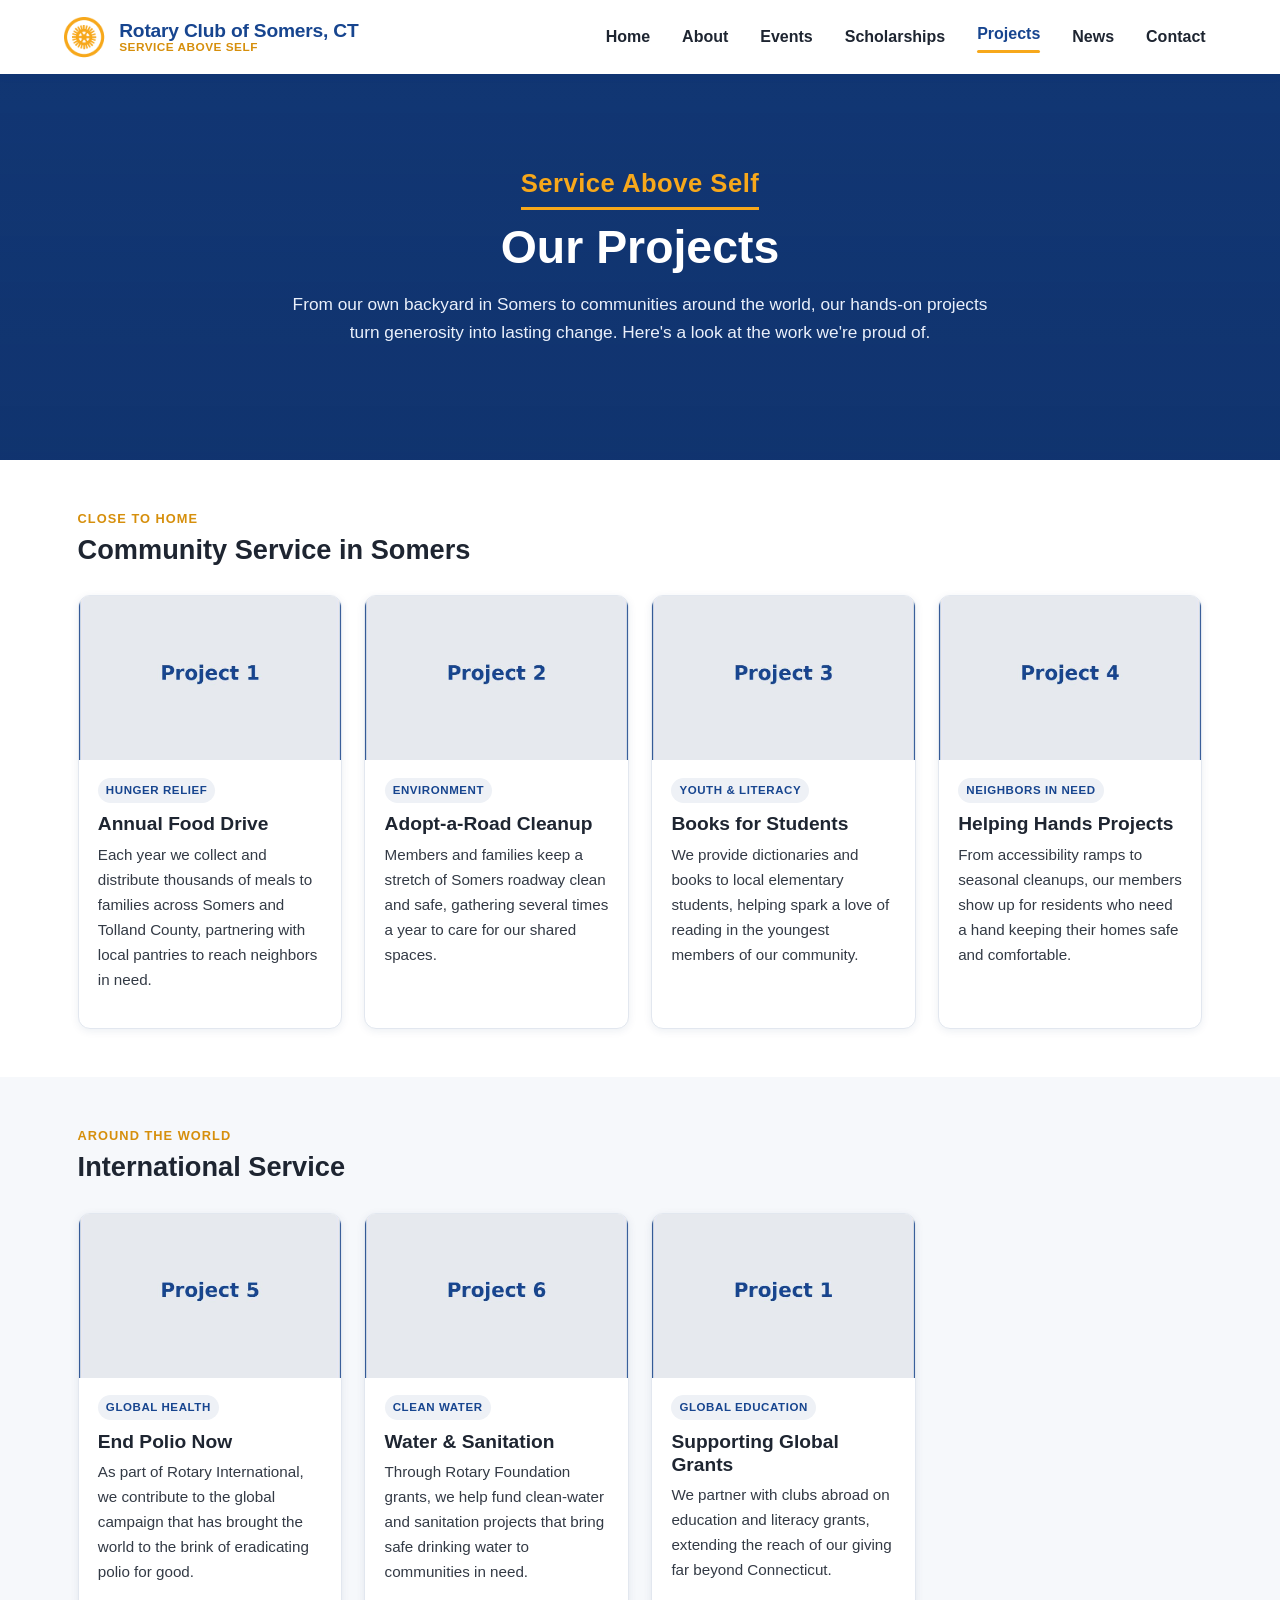
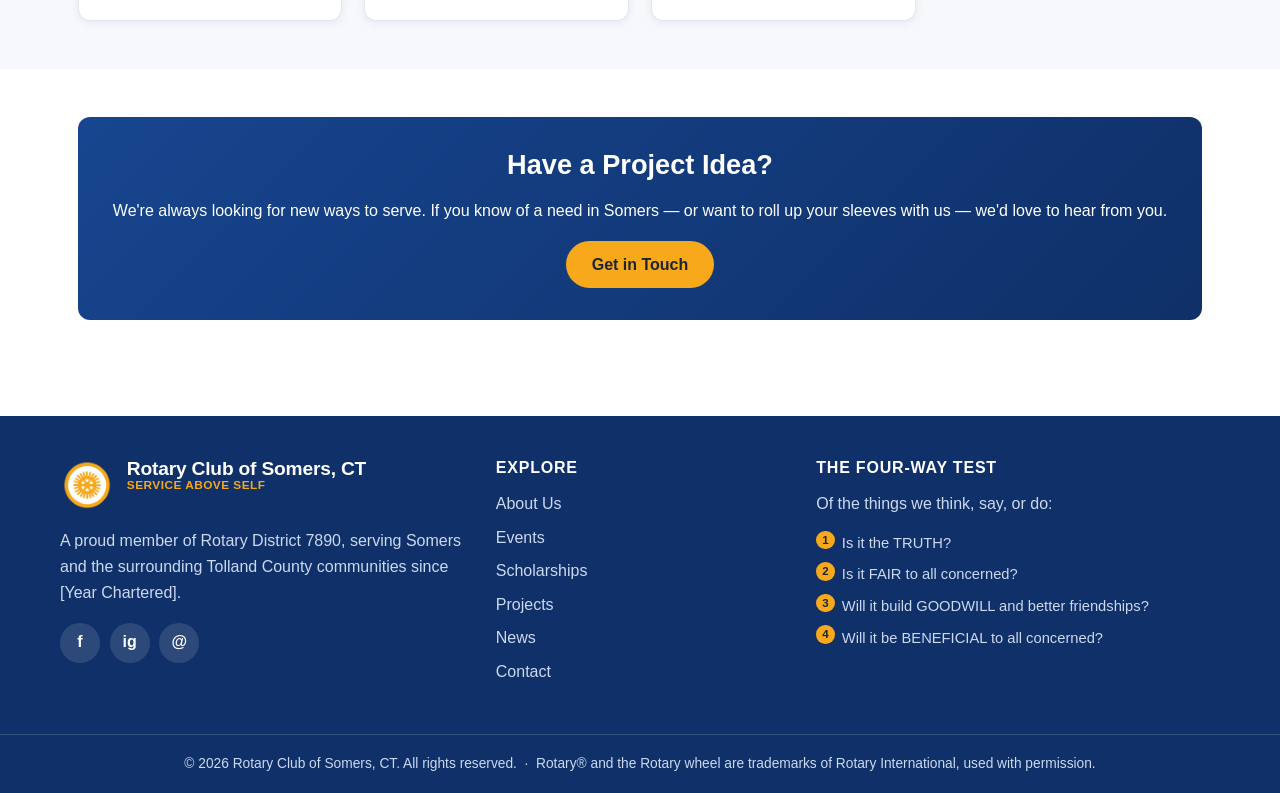
<file: somers-rotary-site/projects.html>
<!DOCTYPE html>
<!--
  ============================================================================
  PROJECTS PAGE — projects.html
  PLACEHOLDERS ON THIS PAGE:
    [Year Chartered], [Facebook URL], [Instagram URL], [Club Email]
    Project cards use sample copy — edit titles and descriptions to match
    your club's real community and international service projects.
  ============================================================================
-->
<html lang="en">
<head>
  <meta charset="UTF-8" />
  <meta name="viewport" content="width=device-width, initial-scale=1.0" />
  <title>Projects — Rotary Club of Somers, CT</title>
  <meta name="description" content="Community and international service projects led by the Rotary Club of Somers, Connecticut — from local food drives to global humanitarian efforts." />
  <link rel="stylesheet" href="css/styles.css" />
</head>
<body>
  <a class="skip-link" href="#main">Skip to main content</a>

  <header class="site-header">
    <div class="container nav">
      <a class="brand" href="index.html">
        <img src="images/logo-placeholder.png" alt="Rotary Club of Somers wheel logo" width="48" height="48" />
        <span class="brand-text">
          <span class="brand-name">Rotary Club of Somers, CT</span>
          <span class="brand-motto">Service Above Self</span>
        </span>
      </a>
      <button class="nav-toggle" aria-expanded="false" aria-controls="nav-menu" aria-label="Open navigation menu">
        <span></span><span></span><span></span>
      </button>
      <nav aria-label="Primary">
        <ul class="nav-menu" id="nav-menu">
          <li><a href="index.html">Home</a></li>
          <li><a href="about.html">About</a></li>
          <li><a href="events.html">Events</a></li>
          <li><a href="scholarships.html">Scholarships</a></li>
          <li><a href="projects.html" aria-current="page">Projects</a></li>
          <li><a href="news.html">News</a></li>
          <li><a href="contact.html">Contact</a></li>
        </ul>
      </nav>
    </div>
  </header>

  <main id="main">
    <section class="hero page-hero">
      <div class="container">
        <span class="motto">Service Above Self</span>
        <h1>Our Projects</h1>
        <p>From our own backyard in Somers to communities around the world, our hands-on projects turn generosity into lasting change. Here's a look at the work we're proud of.</p>
      </div>
    </section>

    <!-- Community projects -->
    <section class="section">
      <div class="container">
        <div class="section-head">
          <span class="eyebrow">Close to Home</span>
          <h2 class="mt-0">Community Service in Somers</h2>
        </div>
        <div class="cards cards--auto">
          <article class="card">
            <img src="images/project-1.jpg" alt="Volunteers sorting donated food into boxes" />
            <div class="card-body">
              <span class="tag">Hunger Relief</span>
              <h3>Annual Food Drive</h3>
              <p>Each year we collect and distribute thousands of meals to families across Somers and Tolland County, partnering with local pantries to reach neighbors in need.</p>
            </div>
          </article>
          <article class="card">
            <img src="images/project-2.jpg" alt="Cleaned-up roadside with collected trash bags" />
            <div class="card-body">
              <span class="tag">Environment</span>
              <h3>Adopt-a-Road Cleanup</h3>
              <p>Members and families keep a stretch of Somers roadway clean and safe, gathering several times a year to care for our shared spaces.</p>
            </div>
          </article>
          <article class="card">
            <img src="images/project-3.jpg" alt="Students receiving dictionaries at a school" />
            <div class="card-body">
              <span class="tag">Youth &amp; Literacy</span>
              <h3>Books for Students</h3>
              <p>We provide dictionaries and books to local elementary students, helping spark a love of reading in the youngest members of our community.</p>
            </div>
          </article>
          <article class="card">
            <img src="images/project-4.jpg" alt="Volunteers building a wheelchair ramp" />
            <div class="card-body">
              <span class="tag">Neighbors in Need</span>
              <h3>Helping Hands Projects</h3>
              <p>From accessibility ramps to seasonal cleanups, our members show up for residents who need a hand keeping their homes safe and comfortable.</p>
            </div>
          </article>
        </div>
      </div>
    </section>

    <!-- International projects -->
    <section class="section section--gray">
      <div class="container">
        <div class="section-head">
          <span class="eyebrow">Around the World</span>
          <h2 class="mt-0">International Service</h2>
        </div>
        <div class="cards cards--auto">
          <article class="card">
            <img src="images/project-5.jpg" alt="Child receiving a polio vaccine" />
            <div class="card-body">
              <span class="tag">Global Health</span>
              <h3>End Polio Now</h3>
              <p>As part of Rotary International, we contribute to the global campaign that has brought the world to the brink of eradicating polio for good.</p>
            </div>
          </article>
          <article class="card">
            <img src="images/project-6.jpg" alt="Clean water flowing from a new village well" />
            <div class="card-body">
              <span class="tag">Clean Water</span>
              <h3>Water &amp; Sanitation</h3>
              <p>Through Rotary Foundation grants, we help fund clean-water and sanitation projects that bring safe drinking water to communities in need.</p>
            </div>
          </article>
          <article class="card">
            <img src="images/project-1.jpg" alt="Students receiving school supplies" />
            <div class="card-body">
              <span class="tag">Global Education</span>
              <h3>Supporting Global Grants</h3>
              <p>We partner with clubs abroad on education and literacy grants, extending the reach of our giving far beyond Connecticut.</p>
            </div>
          </article>
        </div>
      </div>
    </section>

    <section class="section">
      <div class="container">
        <div class="callout">
          <h2 class="mt-0">Have a Project Idea?</h2>
          <p>We're always looking for new ways to serve. If you know of a need in Somers — or want to roll up your sleeves with us — we'd love to hear from you.</p>
          <a class="btn btn--gold" href="contact.html">Get in Touch</a>
        </div>
      </div>
    </section>
  </main>

  <footer class="site-footer">
    <div class="container footer-top">
      <div>
        <div class="footer-brand">
          <img src="images/logo-placeholder.png" alt="Rotary Club of Somers wheel logo" width="54" height="54" />
          <span class="brand-text">
            <span class="brand-name">Rotary Club of Somers, CT</span>
            <span class="brand-motto">Service Above Self</span>
          </span>
        </div>
        <p style="margin-top:1rem;">A proud member of Rotary District 7890, serving Somers and the surrounding Tolland County communities since [Year Chartered].</p>
        <div class="social">
          <a href="[Facebook URL]" target="_blank" rel="noopener" aria-label="Facebook">f</a>
          <a href="[Instagram URL]" target="_blank" rel="noopener" aria-label="Instagram">ig</a>
          <a href="mailto:[Club Email]" aria-label="Email">@</a>
        </div>
      </div>
      <div>
        <h4>Explore</h4>
        <ul class="footer-links">
          <li><a href="about.html">About Us</a></li>
          <li><a href="events.html">Events</a></li>
          <li><a href="scholarships.html">Scholarships</a></li>
          <li><a href="projects.html">Projects</a></li>
          <li><a href="news.html">News</a></li>
          <li><a href="contact.html">Contact</a></li>
        </ul>
      </div>
      <div>
        <h4>The Four-Way Test</h4>
        <p style="margin-bottom:.6rem;">Of the things we think, say, or do:</p>
        <ol class="fourway-mini">
          <li>Is it the TRUTH?</li>
          <li>Is it FAIR to all concerned?</li>
          <li>Will it build GOODWILL and better friendships?</li>
          <li>Will it be BENEFICIAL to all concerned?</li>
        </ol>
      </div>
    </div>
    <div class="footer-bottom">
      <div class="container">
        <p>&copy; <span id="year">2026</span> Rotary Club of Somers, CT. All rights reserved. &nbsp;·&nbsp; Rotary&reg; and the Rotary wheel are trademarks of Rotary International, used with permission.</p>
      </div>
    </div>
  </footer>

  <script src="js/main.js"></script>
</body>
</html>
</file>
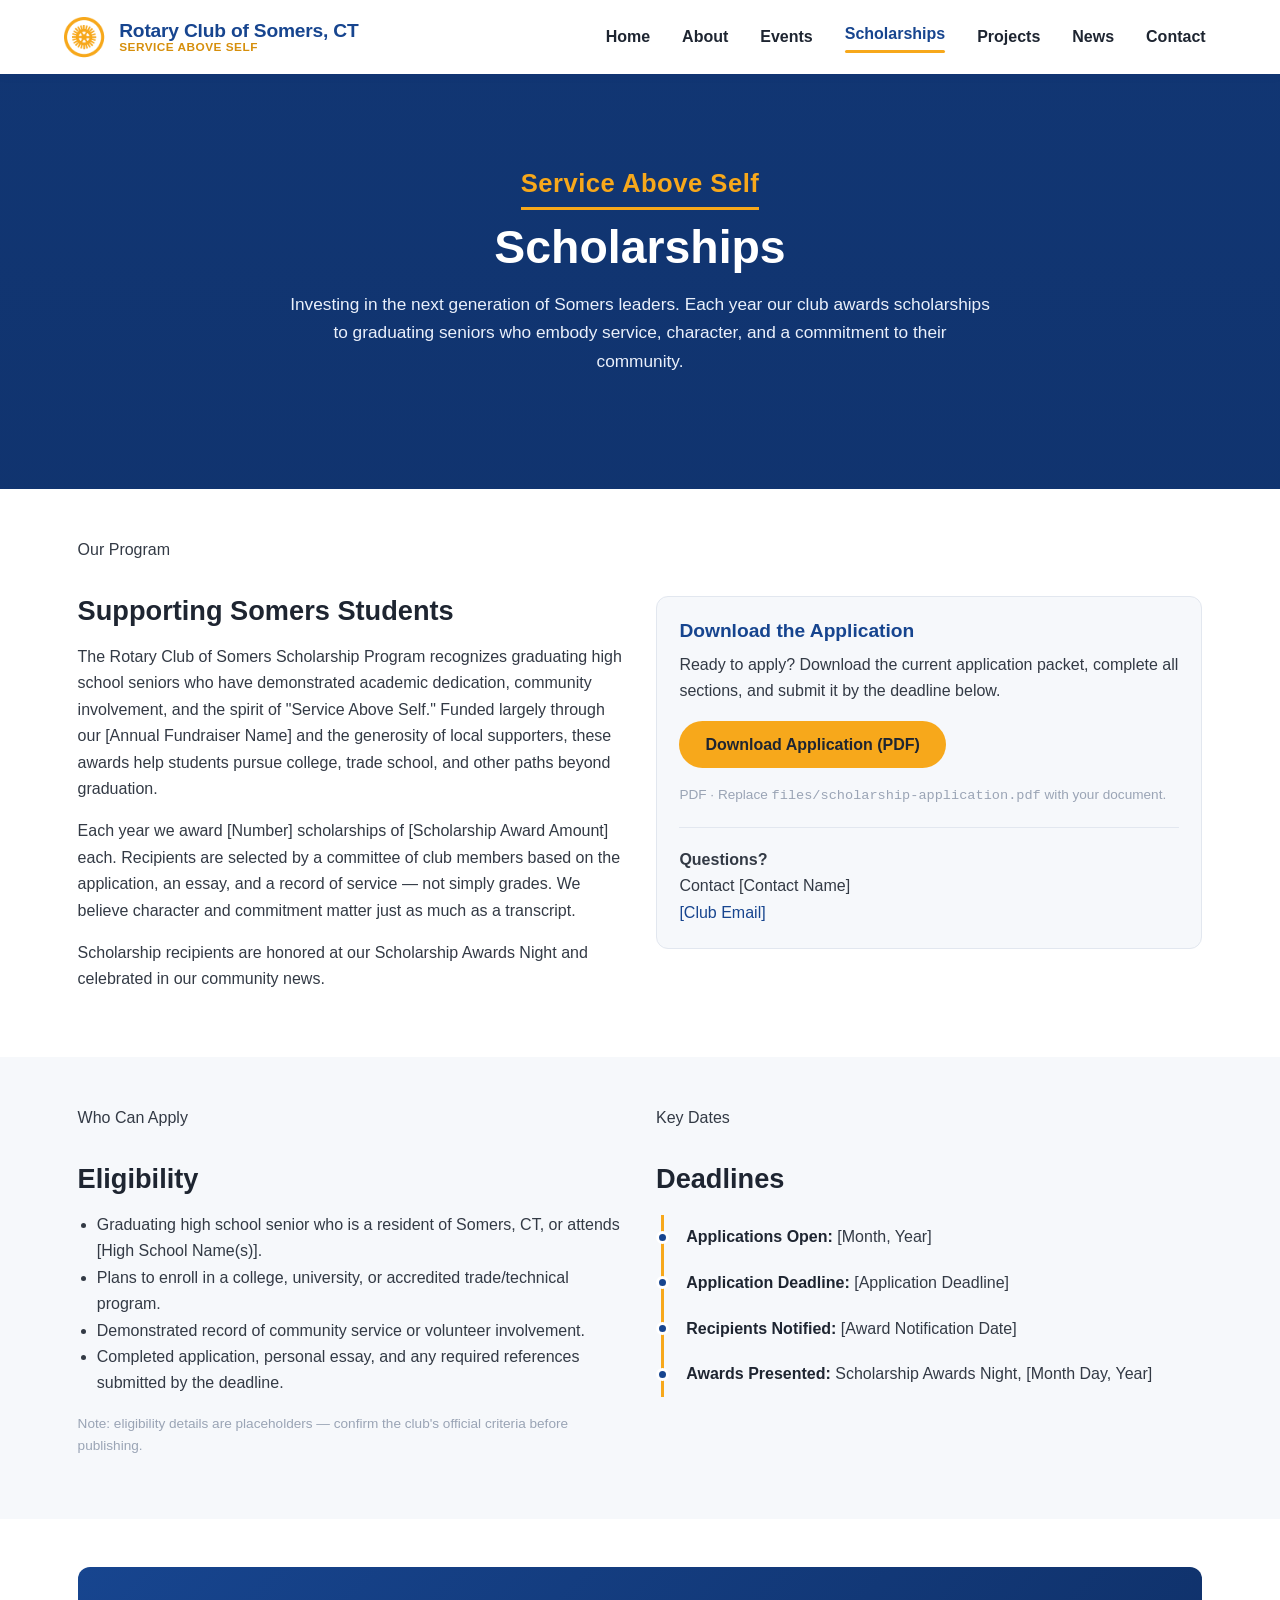
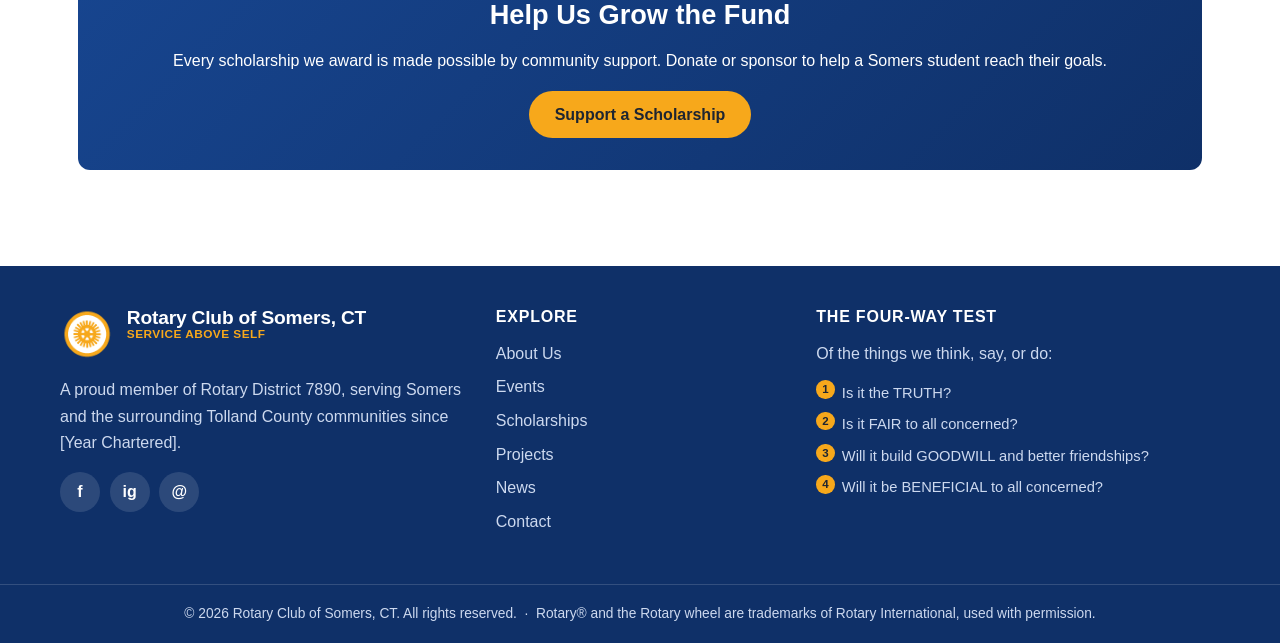
<file: somers-rotary-site/scholarships.html>
<!DOCTYPE html>
<!--
  ============================================================================
  SCHOLARSHIPS PAGE — scholarships.html
  PLACEHOLDERS ON THIS PAGE:
    [Scholarship Award Amount], [Number] (awards), [Application Deadline],
    [Award Notification Date], [High School Name(s)], [Contact Name],
    [Club Email], [Facebook URL], [Instagram URL], [Year Chartered]
    Download button links to: files/scholarship-application.pdf  (replace PDF)
  ============================================================================
-->
<html lang="en">
<head>
  <meta charset="UTF-8" />
  <meta name="viewport" content="width=device-width, initial-scale=1.0" />
  <title>Scholarships — Rotary Club of Somers, CT</title>
  <meta name="description" content="The Rotary Club of Somers scholarship program supports graduating seniors in the Somers, CT community. See eligibility, deadlines, and download the application." />
  <link rel="stylesheet" href="css/styles.css" />
</head>
<body>
  <a class="skip-link" href="#main">Skip to main content</a>

  <header class="site-header">
    <div class="container nav">
      <a class="brand" href="index.html">
        <img src="images/logo-placeholder.png" alt="Rotary Club of Somers wheel logo" width="48" height="48" />
        <span class="brand-text">
          <span class="brand-name">Rotary Club of Somers, CT</span>
          <span class="brand-motto">Service Above Self</span>
        </span>
      </a>
      <button class="nav-toggle" aria-expanded="false" aria-controls="nav-menu" aria-label="Open navigation menu">
        <span></span><span></span><span></span>
      </button>
      <nav aria-label="Primary">
        <ul class="nav-menu" id="nav-menu">
          <li><a href="index.html">Home</a></li>
          <li><a href="about.html">About</a></li>
          <li><a href="events.html">Events</a></li>
          <li><a href="scholarships.html" aria-current="page">Scholarships</a></li>
          <li><a href="projects.html">Projects</a></li>
          <li><a href="news.html">News</a></li>
          <li><a href="contact.html">Contact</a></li>
        </ul>
      </nav>
    </div>
  </header>

  <main id="main">
    <section class="hero page-hero">
      <div class="container">
        <span class="motto">Service Above Self</span>
        <h1>Scholarships</h1>
        <p>Investing in the next generation of Somers leaders. Each year our club awards scholarships to graduating seniors who embody service, character, and a commitment to their community.</p>
      </div>
    </section>

    <section class="section">
      <div class="container split">
        <div class="prose">
          <span class="eyebrow">Our Program</span>
          <h2 class="mt-0">Supporting Somers Students</h2>
          <p>The Rotary Club of Somers Scholarship Program recognizes graduating high school seniors who have demonstrated academic dedication, community involvement, and the spirit of "Service Above Self." Funded largely through our [Annual Fundraiser Name] and the generosity of local supporters, these awards help students pursue college, trade school, and other paths beyond graduation.</p>
          <p>Each year we award [Number] scholarships of [Scholarship Award Amount] each. Recipients are selected by a committee of club members based on the application, an essay, and a record of service — not simply grades. We believe character and commitment matter just as much as a transcript.</p>
          <p>Scholarship recipients are honored at our Scholarship Awards Night and celebrated in our community news.</p>
        </div>
        <div>
          <div class="contact-card">
            <h3 class="mt-0">Download the Application</h3>
            <p>Ready to apply? Download the current application packet, complete all sections, and submit it by the deadline below.</p>
            <!-- Replace the linked file at files/scholarship-application.pdf with
                 your real application PDF (create a "files" folder next to this
                 page). Until then, this points to a placeholder path. -->
            <p><a class="btn btn--gold" href="files/scholarship-application.pdf" target="_blank" rel="noopener">Download Application (PDF)</a></p>
            <p class="form-note">PDF · Replace <code>files/scholarship-application.pdf</code> with your document.</p>
            <hr style="border:0;border-top:1px solid var(--gray-200);margin:1.2rem 0;" />
            <p style="margin:0;"><strong>Questions?</strong><br />
            Contact [Contact Name]<br />
            <a href="mailto:[Club Email]">[Club Email]</a></p>
          </div>
        </div>
      </div>
    </section>

    <section class="section section--gray">
      <div class="container">
        <div class="split" style="align-items:start;">
          <div class="prose">
            <span class="eyebrow">Who Can Apply</span>
            <h2 class="mt-0">Eligibility</h2>
            <ul>
              <li>Graduating high school senior who is a resident of Somers, CT, or attends [High School Name(s)].</li>
              <li>Plans to enroll in a college, university, or accredited trade/technical program.</li>
              <li>Demonstrated record of community service or volunteer involvement.</li>
              <li>Completed application, personal essay, and any required references submitted by the deadline.</li>
            </ul>
            <p class="form-note">Note: eligibility details are placeholders — confirm the club's official criteria before publishing.</p>
          </div>
          <div class="prose">
            <span class="eyebrow">Key Dates</span>
            <h2 class="mt-0">Deadlines</h2>
            <ul class="timeline">
              <li><strong>Applications Open:</strong> [Month, Year]</li>
              <li><strong>Application Deadline:</strong> [Application Deadline]</li>
              <li><strong>Recipients Notified:</strong> [Award Notification Date]</li>
              <li><strong>Awards Presented:</strong> Scholarship Awards Night, [Month Day, Year]</li>
            </ul>
          </div>
        </div>
      </div>
    </section>

    <section class="section">
      <div class="container">
        <div class="callout">
          <h2 class="mt-0">Help Us Grow the Fund</h2>
          <p>Every scholarship we award is made possible by community support. Donate or sponsor to help a Somers student reach their goals.</p>
          <a class="btn btn--gold" href="contact.html">Support a Scholarship</a>
        </div>
      </div>
    </section>
  </main>

  <footer class="site-footer">
    <div class="container footer-top">
      <div>
        <div class="footer-brand">
          <img src="images/logo-placeholder.png" alt="Rotary Club of Somers wheel logo" width="54" height="54" />
          <span class="brand-text">
            <span class="brand-name">Rotary Club of Somers, CT</span>
            <span class="brand-motto">Service Above Self</span>
          </span>
        </div>
        <p style="margin-top:1rem;">A proud member of Rotary District 7890, serving Somers and the surrounding Tolland County communities since [Year Chartered].</p>
        <div class="social">
          <a href="[Facebook URL]" target="_blank" rel="noopener" aria-label="Facebook">f</a>
          <a href="[Instagram URL]" target="_blank" rel="noopener" aria-label="Instagram">ig</a>
          <a href="mailto:[Club Email]" aria-label="Email">@</a>
        </div>
      </div>
      <div>
        <h4>Explore</h4>
        <ul class="footer-links">
          <li><a href="about.html">About Us</a></li>
          <li><a href="events.html">Events</a></li>
          <li><a href="scholarships.html">Scholarships</a></li>
          <li><a href="projects.html">Projects</a></li>
          <li><a href="news.html">News</a></li>
          <li><a href="contact.html">Contact</a></li>
        </ul>
      </div>
      <div>
        <h4>The Four-Way Test</h4>
        <p style="margin-bottom:.6rem;">Of the things we think, say, or do:</p>
        <ol class="fourway-mini">
          <li>Is it the TRUTH?</li>
          <li>Is it FAIR to all concerned?</li>
          <li>Will it build GOODWILL and better friendships?</li>
          <li>Will it be BENEFICIAL to all concerned?</li>
        </ol>
      </div>
    </div>
    <div class="footer-bottom">
      <div class="container">
        <p>&copy; <span id="year">2026</span> Rotary Club of Somers, CT. All rights reserved. &nbsp;·&nbsp; Rotary&reg; and the Rotary wheel are trademarks of Rotary International, used with permission.</p>
      </div>
    </div>
  </footer>

  <script src="js/main.js"></script>
</body>
</html>
</file>
<file: somers-rotary-site/css/styles.css>
/* ==========================================================================
   Rotary Club of Somers, CT — Shared Stylesheet
   Mobile-first, responsive. Plain CSS3, no framework.
   Brand: Royal Azure #17458f, Gold #f7a81b, white + light gray.
   ========================================================================== */

/* ----- Design tokens ----- */
:root {
  --azure: #17458f;
  --azure-dark: #0f3068;
  --gold: #f7a81b;
  --gold-dark: #d68f0c;
  --white: #ffffff;
  --gray-50: #f6f8fb;
  --gray-100: #eef1f6;
  --gray-200: #e2e7ef;
  --gray-400: #9aa4b5;
  --ink: #1e2531;
  --text: #333a45;
  --shadow: 0 6px 20px rgba(15, 48, 104, 0.10);
  --shadow-sm: 0 2px 8px rgba(15, 48, 104, 0.08);
  --radius: 12px;
  --radius-sm: 8px;
  --maxw: 1160px;
  --font: "Segoe UI", "Helvetica Neue", Arial, system-ui, -apple-system, sans-serif;
}

/* ----- Reset ----- */
*, *::before, *::after { box-sizing: border-box; }
html { scroll-behavior: smooth; }
body {
  margin: 0;
  font-family: var(--font);
  color: var(--text);
  line-height: 1.65;
  background: var(--white);
  -webkit-font-smoothing: antialiased;
}
img { max-width: 100%; display: block; height: auto; }
a { color: var(--azure); text-decoration: none; }
a:hover { text-decoration: underline; }
h1, h2, h3, h4 { color: var(--ink); line-height: 1.2; font-weight: 700; }
h2 { font-size: 1.7rem; margin: 0 0 .6em; }
h3 { font-size: 1.2rem; margin: 0 0 .5em; }
p { margin: 0 0 1em; }
ul { margin: 0 0 1em; padding-left: 1.2em; }

/* ----- Accessibility helpers ----- */
.skip-link {
  position: absolute; left: -999px; top: 0; z-index: 1000;
  background: var(--gold); color: var(--ink); padding: .7em 1.2em;
  border-radius: 0 0 var(--radius-sm) 0; font-weight: 700;
}
.skip-link:focus { left: 0; }
:focus-visible { outline: 3px solid var(--gold); outline-offset: 2px; }
.visually-hidden {
  position: absolute; width: 1px; height: 1px; padding: 0; margin: -1px;
  overflow: hidden; clip: rect(0 0 0 0); white-space: nowrap; border: 0;
}

/* ----- Layout ----- */
.container { width: 100%; max-width: var(--maxw); margin: 0 auto; padding: 0 1.1rem; }
.section { padding: 3rem 0; }
.section--gray { background: var(--gray-50); }
.section-head { margin-bottom: 1.8rem; }
.section-head .eyebrow {
  color: var(--gold-dark); font-weight: 700; letter-spacing: .08em;
  text-transform: uppercase; font-size: .8rem; display: block; margin-bottom: .3rem;
}
.lead { font-size: 1.12rem; color: var(--ink); }

/* ----- Buttons ----- */
.btn {
  display: inline-block; font-weight: 700; padding: .75em 1.5em;
  border-radius: 50px; border: 2px solid transparent; cursor: pointer;
  transition: transform .15s ease, background .15s ease, color .15s ease;
  text-decoration: none; font-size: 1rem; line-height: 1.2;
}
.btn:hover { text-decoration: none; transform: translateY(-2px); }
.btn--gold { background: var(--gold); color: var(--ink); }
.btn--gold:hover { background: var(--gold-dark); }
.btn--azure { background: var(--azure); color: var(--white); }
.btn--azure:hover { background: var(--azure-dark); }
.btn--outline { background: transparent; color: var(--white); border-color: var(--white); }
.btn--outline:hover { background: var(--white); color: var(--azure); }
.btn--ghost { background: transparent; color: var(--azure); border-color: var(--azure); }
.btn--ghost:hover { background: var(--azure); color: var(--white); }

/* ==========================================================================
   Header / Navigation
   ========================================================================== */
.site-header {
  position: sticky; top: 0; z-index: 100;
  background: var(--white); box-shadow: var(--shadow-sm);
}
.nav {
  display: flex; align-items: center; justify-content: space-between;
  gap: 1rem; padding: .6rem 0;
}
.brand { display: flex; align-items: center; gap: .7rem; }
.brand:hover { text-decoration: none; }
.brand img { width: 48px; height: 48px; }
.brand-text { display: flex; flex-direction: column; line-height: 1.1; }
.brand-name { color: var(--azure); font-weight: 800; font-size: 1.05rem; letter-spacing: -.01em; }
.brand-motto { color: var(--gold-dark); font-size: .74rem; font-weight: 700; letter-spacing: .04em; text-transform: uppercase; }

.nav-toggle {
  display: inline-flex; flex-direction: column; justify-content: center; gap: 5px;
  width: 44px; height: 44px; border: 0; background: transparent; cursor: pointer;
  padding: 8px; border-radius: var(--radius-sm);
}
.nav-toggle:hover { background: var(--gray-100); }
.nav-toggle span { height: 3px; width: 100%; background: var(--azure); border-radius: 3px; transition: transform .25s ease, opacity .2s ease; }
.nav-toggle[aria-expanded="true"] span:nth-child(1) { transform: translateY(8px) rotate(45deg); }
.nav-toggle[aria-expanded="true"] span:nth-child(2) { opacity: 0; }
.nav-toggle[aria-expanded="true"] span:nth-child(3) { transform: translateY(-8px) rotate(-45deg); }

.nav-menu { list-style: none; margin: 0; padding: 0; }
.nav-menu a {
  display: block; padding: .7em .9em; color: var(--ink); font-weight: 600;
  border-radius: var(--radius-sm);
}
.nav-menu a:hover { background: var(--gray-100); text-decoration: none; }
.nav-menu a[aria-current="page"] { color: var(--azure); }
.nav-menu a[aria-current="page"]::after {
  content: ""; display: block; height: 3px; background: var(--gold);
  border-radius: 3px; margin-top: 3px;
}

/* Mobile menu (default, mobile-first) */
@media (max-width: 859px) {
  .nav-menu {
    position: absolute; left: 0; right: 0; top: 100%;
    background: var(--white); box-shadow: var(--shadow);
    display: grid; gap: .1rem; padding: .6rem 1.1rem 1rem;
    max-height: 0; overflow: hidden; visibility: hidden;
    transition: max-height .3s ease, visibility .3s;
  }
  .nav-menu.is-open { max-height: 80vh; visibility: visible; }
  .nav-menu a { padding: .85em .6em; border-bottom: 1px solid var(--gray-100); }
  .nav-menu a[aria-current="page"]::after { display: none; }
  .nav-menu a[aria-current="page"] { border-left: 4px solid var(--gold); }
}

/* Desktop nav */
@media (min-width: 860px) {
  .nav-toggle { display: none; }
  .nav-menu { display: flex; align-items: center; gap: .2rem; }
  .brand-name { font-size: 1.2rem; }
}

/* ==========================================================================
   Hero
   ========================================================================== */
.hero {
  position: relative; color: var(--white); text-align: center;
  background: linear-gradient(rgba(15,48,104,.72), rgba(15,48,104,.82)),
              var(--azure) center/cover no-repeat;
  padding: 4rem 0;
}
.hero--image {
  background: linear-gradient(rgba(15,48,104,.72), rgba(15,48,104,.82)),
              url("../images/hero.jpg") center/cover no-repeat;
}
.hero h1 { color: var(--white); font-size: 2rem; margin: 0 0 .3em; }
.hero .motto {
  display: inline-block; color: var(--gold); font-weight: 800;
  font-size: 1.3rem; letter-spacing: .02em; margin-bottom: .6rem;
  border-bottom: 3px solid var(--gold); padding-bottom: .2rem;
}
.hero p { font-size: 1.08rem; max-width: 620px; margin: 0 auto 1.6rem; color: #eaf0fb; }
.hero-actions { display: flex; gap: .8rem; justify-content: center; flex-wrap: wrap; }
.page-hero { padding: 2.6rem 0; }
.page-hero h1 { font-size: 1.9rem; }
.page-hero p { max-width: 700px; margin-left: auto; margin-right: auto; }
@media (min-width: 720px) {
  .hero { padding: 5.5rem 0; }
  .hero h1 { font-size: 2.9rem; }
  .hero .motto { font-size: 1.6rem; }
}

/* ==========================================================================
   Home two-column layout
   ========================================================================== */
.layout-2col { display: grid; gap: 2rem; }
@media (min-width: 900px) {
  .layout-2col { grid-template-columns: 1fr 340px; align-items: start; }
}

/* Story cards */
.cards { display: grid; gap: 1.4rem; }
@media (min-width: 560px) { .cards--2 { grid-template-columns: 1fr 1fr; } }
@media (min-width: 560px) { .cards--auto { grid-template-columns: repeat(auto-fill, minmax(260px, 1fr)); } }

.card {
  background: var(--white); border: 1px solid var(--gray-200);
  border-radius: var(--radius); overflow: hidden; box-shadow: var(--shadow-sm);
  display: flex; flex-direction: column; transition: transform .18s ease, box-shadow .18s ease;
}
.card:hover { transform: translateY(-4px); box-shadow: var(--shadow); }
.card img { aspect-ratio: 16 / 10; object-fit: cover; width: 100%; }
.card-body { padding: 1.1rem 1.2rem 1.3rem; display: flex; flex-direction: column; flex: 1; }
.card .tag {
  align-self: flex-start; background: var(--gray-100); color: var(--azure);
  font-size: .72rem; font-weight: 700; text-transform: uppercase; letter-spacing: .05em;
  padding: .25em .7em; border-radius: 50px; margin-bottom: .6rem;
}
.card h3 { margin-bottom: .4rem; }
.card .meta { color: var(--gray-400); font-size: .82rem; margin-bottom: .6rem; }
.card p { font-size: .95rem; }
.card .read-more { margin-top: auto; font-weight: 700; color: var(--azure); }
.card .read-more::after { content: " →"; }

/* ==========================================================================
   Sidebar widgets
   ========================================================================== */
.sidebar { display: grid; gap: 1.4rem; }
.widget {
  background: var(--white); border: 1px solid var(--gray-200);
  border-radius: var(--radius); box-shadow: var(--shadow-sm); overflow: hidden;
}
.widget-head {
  background: var(--azure); color: var(--white); padding: .8rem 1.1rem;
  font-weight: 700; font-size: 1.05rem; display: flex; align-items: center; gap: .5rem;
}
.widget-head::before { content: ""; width: 10px; height: 20px; background: var(--gold); border-radius: 3px; }
.widget-body { padding: 1.1rem 1.2rem 1.3rem; }
.widget-body p:last-child { margin-bottom: 0; }

.info-list { list-style: none; margin: 0; padding: 0; }
.info-list li { padding: .35em 0; }
.info-list strong { color: var(--ink); }

.event-list { list-style: none; margin: 0; padding: 0; }
.event-list li { display: flex; gap: .9rem; padding: .75rem 0; border-bottom: 1px solid var(--gray-100); }
.event-list li:last-child { border-bottom: 0; }
.event-date {
  flex: 0 0 auto; width: 52px; text-align: center; background: var(--gray-50);
  border: 1px solid var(--gray-200); border-radius: var(--radius-sm); padding: .3rem 0; line-height: 1.1;
}
.event-date .m { color: var(--gold-dark); font-weight: 800; font-size: .72rem; text-transform: uppercase; }
.event-date .d { color: var(--azure); font-weight: 800; font-size: 1.25rem; }
.event-info h4 { margin: 0 0 .15rem; font-size: .98rem; }
.event-info .meta { color: var(--gray-400); font-size: .82rem; }

.officer-list { list-style: none; margin: 0; padding: 0; }
.officer-list li { display: flex; justify-content: space-between; gap: 1rem; padding: .4em 0; border-bottom: 1px solid var(--gray-100); }
.officer-list li:last-child { border-bottom: 0; }
.officer-list .role { color: var(--gray-400); font-size: .9rem; }
.officer-list .name { font-weight: 600; color: var(--ink); }

.link-list { list-style: none; margin: 0; padding: 0; }
.link-list li { border-bottom: 1px solid var(--gray-100); }
.link-list li:last-child { border-bottom: 0; }
.link-list a { display: block; padding: .55em 0; font-weight: 600; }
.link-list a::before { content: "\25B8 "; color: var(--gold-dark); }

/* Map placeholder */
.map-embed {
  position: relative; background: var(--gray-100); border-radius: var(--radius-sm);
  overflow: hidden; border: 1px dashed var(--gray-400);
}
.map-embed img { width: 100%; }
.map-embed .map-note {
  position: absolute; inset: auto 0 0 0; background: rgba(15,48,104,.85);
  color: #fff; font-size: .78rem; padding: .4em .7em; text-align: center;
}

/* ==========================================================================
   Content blocks (About, generic prose)
   ========================================================================== */
.prose { max-width: 760px; }
.prose h2 { margin-top: 2rem; }
.prose h2:first-child { margin-top: 0; }
.split { display: grid; gap: 2rem; align-items: center; }
@media (min-width: 820px) { .split { grid-template-columns: 1fr 1fr; } .split--rev .split-img { order: 2; } }
.split-img img { border-radius: var(--radius); box-shadow: var(--shadow); }

/* Four-Way Test */
.fourway { list-style: none; counter-reset: fw; margin: 1.4rem 0; padding: 0; display: grid; gap: 1rem; }
@media (min-width: 640px) { .fourway { grid-template-columns: 1fr 1fr; } }
.fourway li {
  counter-increment: fw; position: relative; background: var(--white);
  border: 1px solid var(--gray-200); border-left: 5px solid var(--gold);
  border-radius: var(--radius-sm); padding: 1rem 1.1rem 1rem 3.3rem; box-shadow: var(--shadow-sm);
}
.fourway li::before {
  content: counter(fw); position: absolute; left: .9rem; top: 1rem;
  width: 1.7rem; height: 1.7rem; background: var(--azure); color: #fff;
  border-radius: 50%; display: grid; place-items: center; font-weight: 800; font-size: .95rem;
}
.fourway strong { color: var(--ink); }

/* Value strip */
.values { display: grid; gap: 1rem; }
@media (min-width: 640px) { .values { grid-template-columns: repeat(3, 1fr); } }
.value-card { text-align: center; padding: 1.4rem 1rem; background: var(--gray-50); border-radius: var(--radius); border: 1px solid var(--gray-200); }
.value-card .icon { font-size: 1.8rem; }
.value-card h3 { margin: .4rem 0 .3rem; color: var(--azure); }

/* Events / calendar */
.event-row {
  display: grid; gap: 1rem; grid-template-columns: 1fr; align-items: center;
  background: var(--white); border: 1px solid var(--gray-200); border-radius: var(--radius);
  padding: 1.1rem 1.2rem; box-shadow: var(--shadow-sm); margin-bottom: 1rem;
}
@media (min-width: 640px) { .event-row { grid-template-columns: 90px 1fr auto; } }
.event-row .big-date {
  text-align: center; background: var(--azure); color: #fff; border-radius: var(--radius-sm); padding: .6rem 0;
}
.event-row .big-date .m { display: block; font-weight: 700; text-transform: uppercase; font-size: .78rem; color: var(--gold); }
.event-row .big-date .d { display: block; font-size: 1.7rem; font-weight: 800; }
.event-row h3 { margin-bottom: .2rem; }
.event-row .meta { color: var(--gray-400); font-size: .9rem; margin: 0; }
.callout {
  background: linear-gradient(135deg, var(--azure), var(--azure-dark)); color: #fff;
  border-radius: var(--radius); padding: 2rem 1.6rem; text-align: center;
}
.callout h2 { color: #fff; }
.callout .motto-gold { color: var(--gold); font-weight: 800; }
.calendar-frame {
  border: 1px dashed var(--gray-400); background: var(--gray-50); border-radius: var(--radius);
  padding: 2.4rem 1.2rem; text-align: center; color: var(--gray-400);
}

/* Scholarships */
.timeline { list-style: none; margin: 1.2rem 0; padding: 0; }
.timeline li { padding: .6rem 0 .6rem 1.4rem; border-left: 3px solid var(--gold); margin-left: .3rem; position: relative; }
.timeline li::before { content: ""; position: absolute; left: -8px; top: 1rem; width: 13px; height: 13px; background: var(--azure); border-radius: 50%; border: 3px solid #fff; }
.timeline strong { color: var(--ink); }

/* ==========================================================================
   Contact form
   ========================================================================== */
.form-grid { display: grid; gap: 2rem; }
@media (min-width: 820px) { .form-grid { grid-template-columns: 1.2fr .8fr; } }
.form { display: grid; gap: 1rem; }
.field { display: grid; gap: .35rem; }
.field label { font-weight: 600; color: var(--ink); }
.field .req { color: var(--gold-dark); }
.field input, .field textarea {
  font: inherit; padding: .7em .8em; border: 1px solid var(--gray-200);
  border-radius: var(--radius-sm); background: var(--white); color: var(--text); width: 100%;
}
.field input:focus, .field textarea:focus { border-color: var(--azure); outline: 3px solid rgba(23,69,143,.15); outline-offset: 0; }
.field textarea { min-height: 150px; resize: vertical; }
.form-note { font-size: .85rem; color: var(--gray-400); }
.form-status { padding: .8em 1em; border-radius: var(--radius-sm); font-weight: 600; display: none; }
.form-status.is-success { display: block; background: #e7f6ec; color: #1c6b39; border: 1px solid #b6e2c4; }
.form-status.is-error { display: block; background: #fdecec; color: #a12525; border: 1px solid #f3c3c3; }
.contact-card { background: var(--gray-50); border: 1px solid var(--gray-200); border-radius: var(--radius); padding: 1.4rem; }
.contact-card h3 { color: var(--azure); }
.contact-card address { font-style: normal; line-height: 1.7; }

/* ==========================================================================
   Footer
   ========================================================================== */
.site-footer { background: var(--azure-dark); color: #cdd9ef; margin-top: 3rem; }
.footer-top { display: grid; gap: 2rem; padding: 2.6rem 0; }
@media (min-width: 760px) { .footer-top { grid-template-columns: 1.4fr 1fr 1.4fr; } }
.site-footer h4 { color: #fff; font-size: 1rem; text-transform: uppercase; letter-spacing: .05em; margin: 0 0 .9rem; }
.site-footer a { color: #cdd9ef; }
.site-footer a:hover { color: var(--gold); }
.footer-brand { display: flex; gap: .8rem; align-items: flex-start; }
.footer-brand img { width: 54px; height: 54px; }
.footer-brand .brand-name { color: #fff; }
.footer-brand .brand-motto { color: var(--gold); }
.footer-links { list-style: none; margin: 0; padding: 0; }
.footer-links li { margin-bottom: .45rem; }
.fourway-mini { list-style: none; counter-reset: fwm; margin: 0; padding: 0; font-size: .92rem; }
.fourway-mini li { counter-increment: fwm; padding: .25em 0 .25em 1.6rem; position: relative; }
.fourway-mini li::before { content: counter(fwm); position: absolute; left: 0; top: .3em; width: 1.15rem; height: 1.15rem; background: var(--gold); color: var(--ink); border-radius: 50%; display: grid; place-items: center; font-weight: 800; font-size: .72rem; }
.social { display: flex; gap: .6rem; margin-top: 1rem; }
.social a {
  width: 40px; height: 40px; border-radius: 50%; background: rgba(255,255,255,.12);
  display: grid; place-items: center; color: #fff; font-weight: 700;
}
.social a:hover { background: var(--gold); color: var(--ink); text-decoration: none; }
.footer-bottom { border-top: 1px solid rgba(255,255,255,.15); padding: 1.1rem 0; text-align: center; font-size: .86rem; }
.footer-bottom p { margin: 0; }

/* Utilities */
.mt-0 { margin-top: 0; }
.text-center { text-align: center; }
.mb-2 { margin-bottom: 2rem; }
</file>
